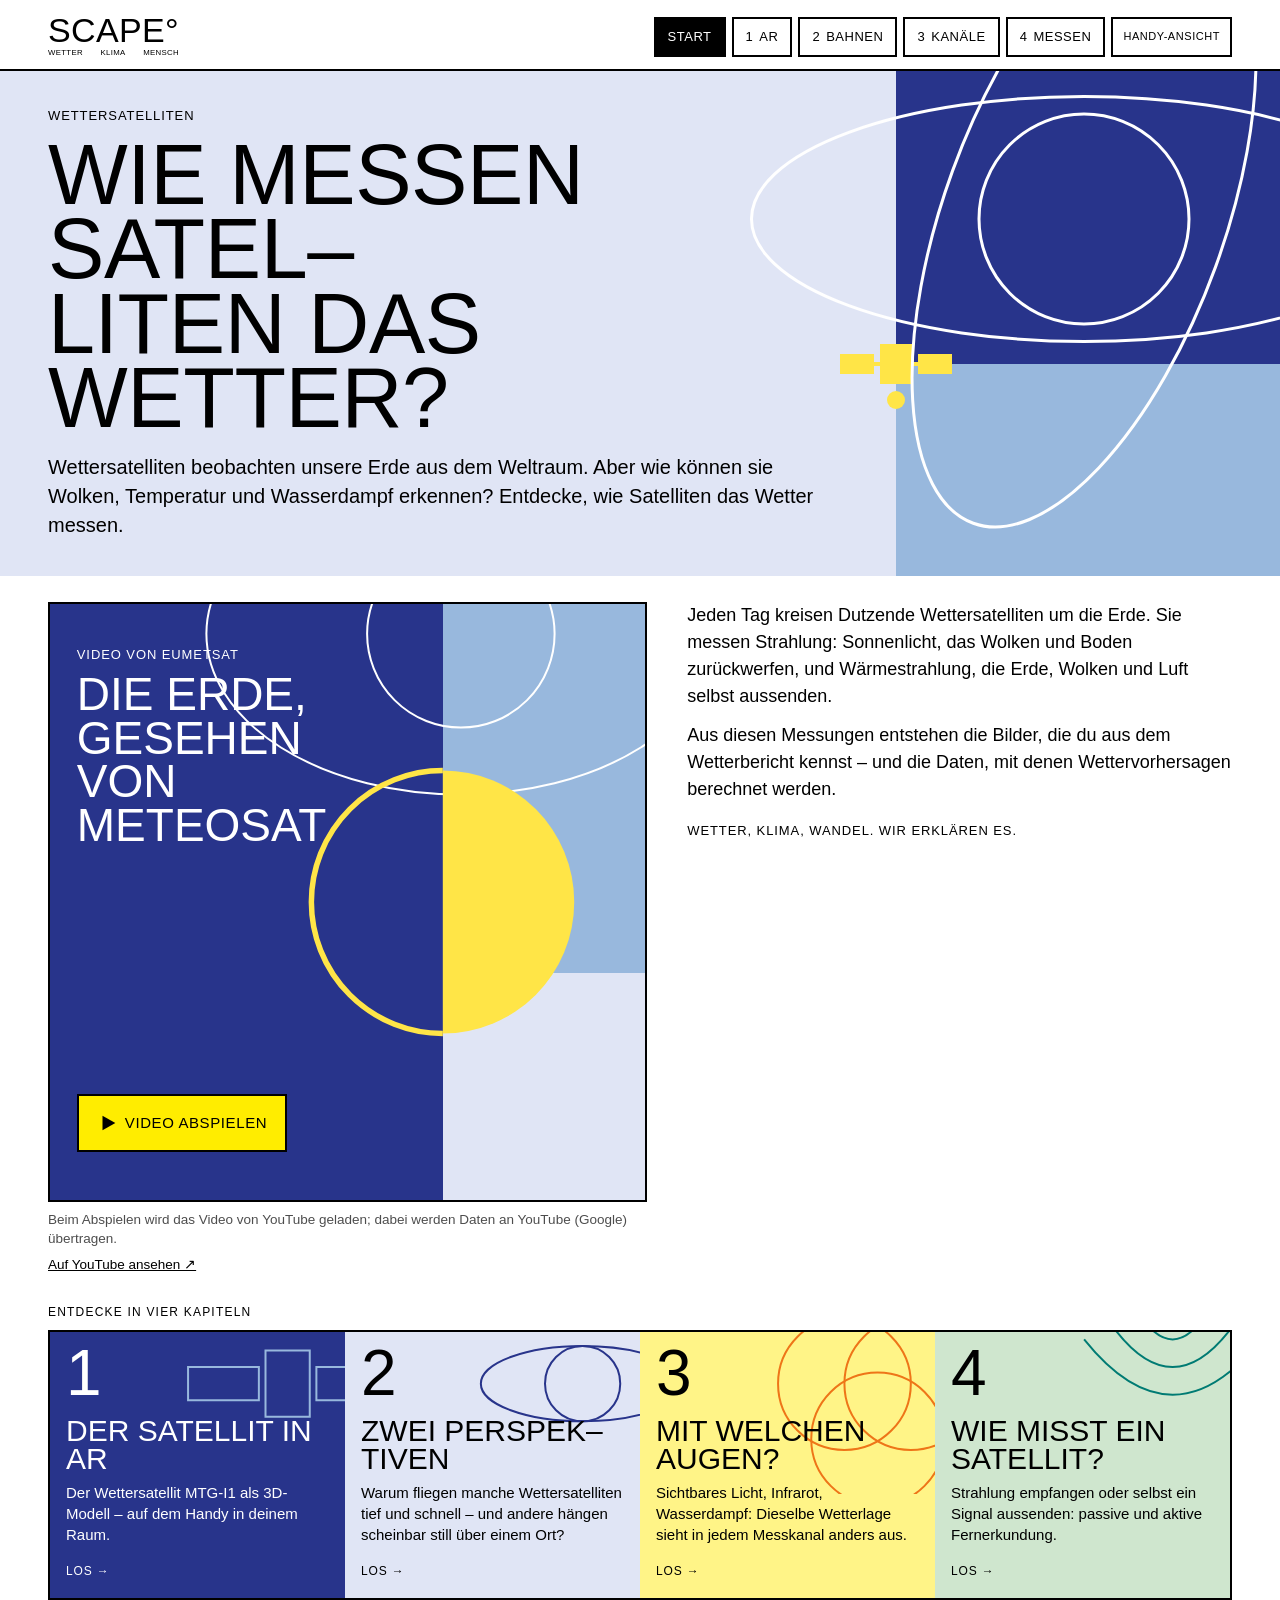
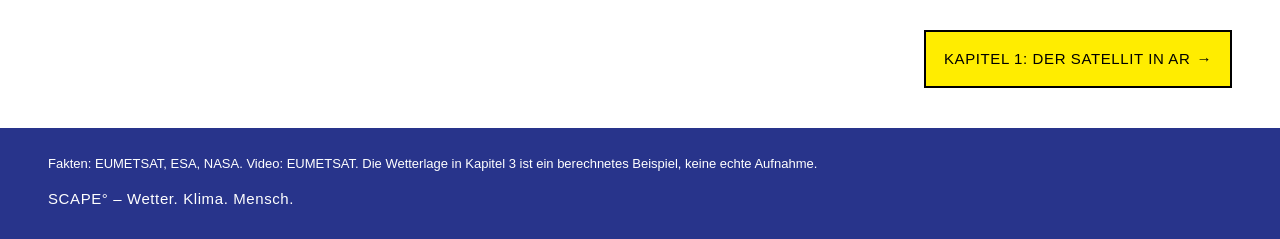
<file: index.html>
<!DOCTYPE html>
<html lang="de">
<head>
<meta charset="UTF-8">
<meta name="viewport" content="width=device-width, initial-scale=1, viewport-fit=cover">
<title>Wie messen Satelliten das Wetter?</title>
<meta name="description" content="">
<!-- Start page. Structure only. Design: theme/ · texts: content/ · layout: css/ · behaviour: js/ -->
<script src="js/view.js?v=202611232202" data-app="wettersatelliten"></script>
<link rel="stylesheet" href="theme/theme.css?v=202611232202">
<link rel="stylesheet" href="css/kit.css?v=202611232202">
<link rel="stylesheet" href="css/app.css?v=202611232202">
</head>
<body>

<header class="top">
  <a class="logo" href="index.html" data-brand="logo"></a>
  <div class="top-right">
    <nav class="nav" data-t-aria="chapters.aria">
      <a href="index.html" aria-current="page"><span data-t="chapters.start"></span></a>
      <a href="satellit.html"><span class="num">1</span><span data-t="chapters.ar"></span></a>
      <a href="bahnen.html"><span class="num">2</span><span data-t="chapters.bahnen"></span></a>
      <a href="kanaele.html"><span class="num">3</span><span data-t="chapters.kanaele"></span></a>
      <a href="messen.html"><span class="num">4</span><span data-t="chapters.messen"></span></a>
    </nav>
    <button type="button" class="view-toggle"></button>
  </div>
</header>

<div class="poster start">
  <div class="f f1"></div><div class="f f2"></div><div class="f f3"></div>
  <svg class="l2" viewBox="0 0 120 120" aria-hidden="true">
    <rect x="44" y="40" width="32" height="40" fill="currentColor"/>
    <rect x="4" y="50" width="34" height="20" fill="currentColor"/>
    <rect x="82" y="50" width="34" height="20" fill="currentColor"/>
    <rect x="38" y="58" width="6" height="4" fill="currentColor"/><rect x="76" y="58" width="6" height="4" fill="currentColor"/>
    <circle cx="60" cy="96" r="9" fill="currentColor"/>
  </svg>
  <svg class="l3" viewBox="0 0 400 400" aria-hidden="true"><circle cx="200" cy="200" r="60"/><ellipse cx="200" cy="200" rx="190" ry="70"/><ellipse cx="200" cy="200" rx="80" ry="185" transform="rotate(20 200 200)"/></svg>
  <div class="poster-text">
    <p class="kicker" data-t="start.poster.kicker"></p>
    <h1 class="headline" data-t-html="start.poster.headline"></h1>
    <p class="lead" data-t="start.poster.lead"></p>
  </div>
</div>

<main class="page">
  <div class="intro-block">
    <div>
      <div class="video" id="video">
        <div class="video-cover">
          <div class="vf vf1"></div><div class="vf vf2"></div><div class="vf vf3"></div>
          <svg class="ring" viewBox="0 0 400 400" aria-hidden="true"><ellipse cx="200" cy="200" rx="190" ry="120"/><circle cx="200" cy="200" r="70"/></svg>
          <svg class="earth" viewBox="0 0 100 100" aria-hidden="true"><path d="M50 2 A48 48 0 0 1 50 98 Z" fill="currentColor"/><path d="M50 2 A48 48 0 0 0 50 98" fill="none" stroke="currentColor" stroke-width="2"/></svg>
          <div class="cover-text">
            <p class="kicker" data-t="start.video.kicker"></p>
            <p class="cover-title" data-t="start.video.title"></p>
          </div>
          <button type="button" class="btn primary big play" id="video-play" data-t-aria="start.video.playAria">
            <svg viewBox="0 0 24 24" aria-hidden="true"><path d="M6 4l14 8-14 8V4z" fill="currentColor"/></svg>
            <span data-t="start.video.play"></span>
          </button>
        </div>
        <p class="video-status" id="video-status" hidden aria-live="polite"></p>
      </div>
      <div class="video-meta">
        <span class="muted" data-t="start.video.privacy"></span>
        <a id="video-link" target="_blank" rel="noopener" data-t="start.video.link"></a>
      </div>
    </div>
    <div class="intro-text">
      <p data-t="start.intro.0"></p>
      <p data-t="start.intro.1"></p>
      <p class="claim" data-t="start.claim"></p>
    </div>
  </div>

  <h2 class="section-label" data-t="start.chaptersTitle"></h2>
  <nav class="chapters" data-t-aria="chapters.aria">
    <a class="chapter-card c4" href="satellit.html">
      <svg viewBox="0 0 200 200" aria-hidden="true"><rect x="80" y="70" width="40" height="60"/><rect x="10" y="85" width="64" height="30"/><rect x="126" y="85" width="64" height="30"/></svg>
      <span class="num">1</span>
      <span><h3 data-t-html="start.cards.0.title"></h3><p data-t="start.cards.0.text"></p></span>
      <span class="go" data-t="start.go"></span>
    </a>
    <a class="chapter-card c1" href="bahnen.html">
      <svg viewBox="0 0 200 200" aria-hidden="true"><circle cx="100" cy="100" r="34"/><ellipse cx="100" cy="100" rx="92" ry="34"/></svg>
      <span class="num">2</span>
      <span><h3 data-t-html="start.cards.1.title"></h3><p data-t="start.cards.1.text"></p></span>
      <span class="go" data-t="start.go"></span>
    </a>
    <a class="chapter-card c2" href="kanaele.html">
      <svg viewBox="0 0 200 200" aria-hidden="true"><circle cx="70" cy="100" r="60"/><circle cx="130" cy="100" r="60"/><circle cx="100" cy="150" r="60"/></svg>
      <span class="num">3</span>
      <span><h3 data-t-html="start.cards.2.title"></h3><p data-t="start.cards.2.text"></p></span>
      <span class="go" data-t="start.go"></span>
    </a>
    <a class="chapter-card c3" href="messen.html">
      <svg viewBox="0 0 200 200" aria-hidden="true"><path d="M20 60 Q100 160 180 60"/><path d="M40 40 Q100 130 160 40"/><path d="M60 20 Q100 100 140 20"/></svg>
      <span class="num">4</span>
      <span><h3 data-t-html="start.cards.3.title"></h3><p data-t="start.cards.3.text"></p></span>
      <span class="go" data-t="start.go"></span>
    </a>
  </nav>

  <div class="next-part">
    <a class="btn big primary" href="satellit.html"><span data-t="chapters.toAr"></span> <span aria-hidden="true">→</span></a>
  </div>
</main>

<footer class="foot">
  <p class="sources" data-t="start.sources"></p>
  <p class="brand-line" data-brand="line"></p>
</footer>

<script src="theme/theme.js?v=202611232202"></script>
<script src="content/texts.de.js?v=202611232202"></script>
<script src="content/start.de.js?v=202611232202"></script>
<script src="js/texts.js?v=202611232202"></script>
<script src="js/brand.js?v=202611232202"></script>
<script src="js/kit.js?v=202611232202"></script>
<script src="js/video.js?v=202611232202"></script>
</body>
</html>
</file>
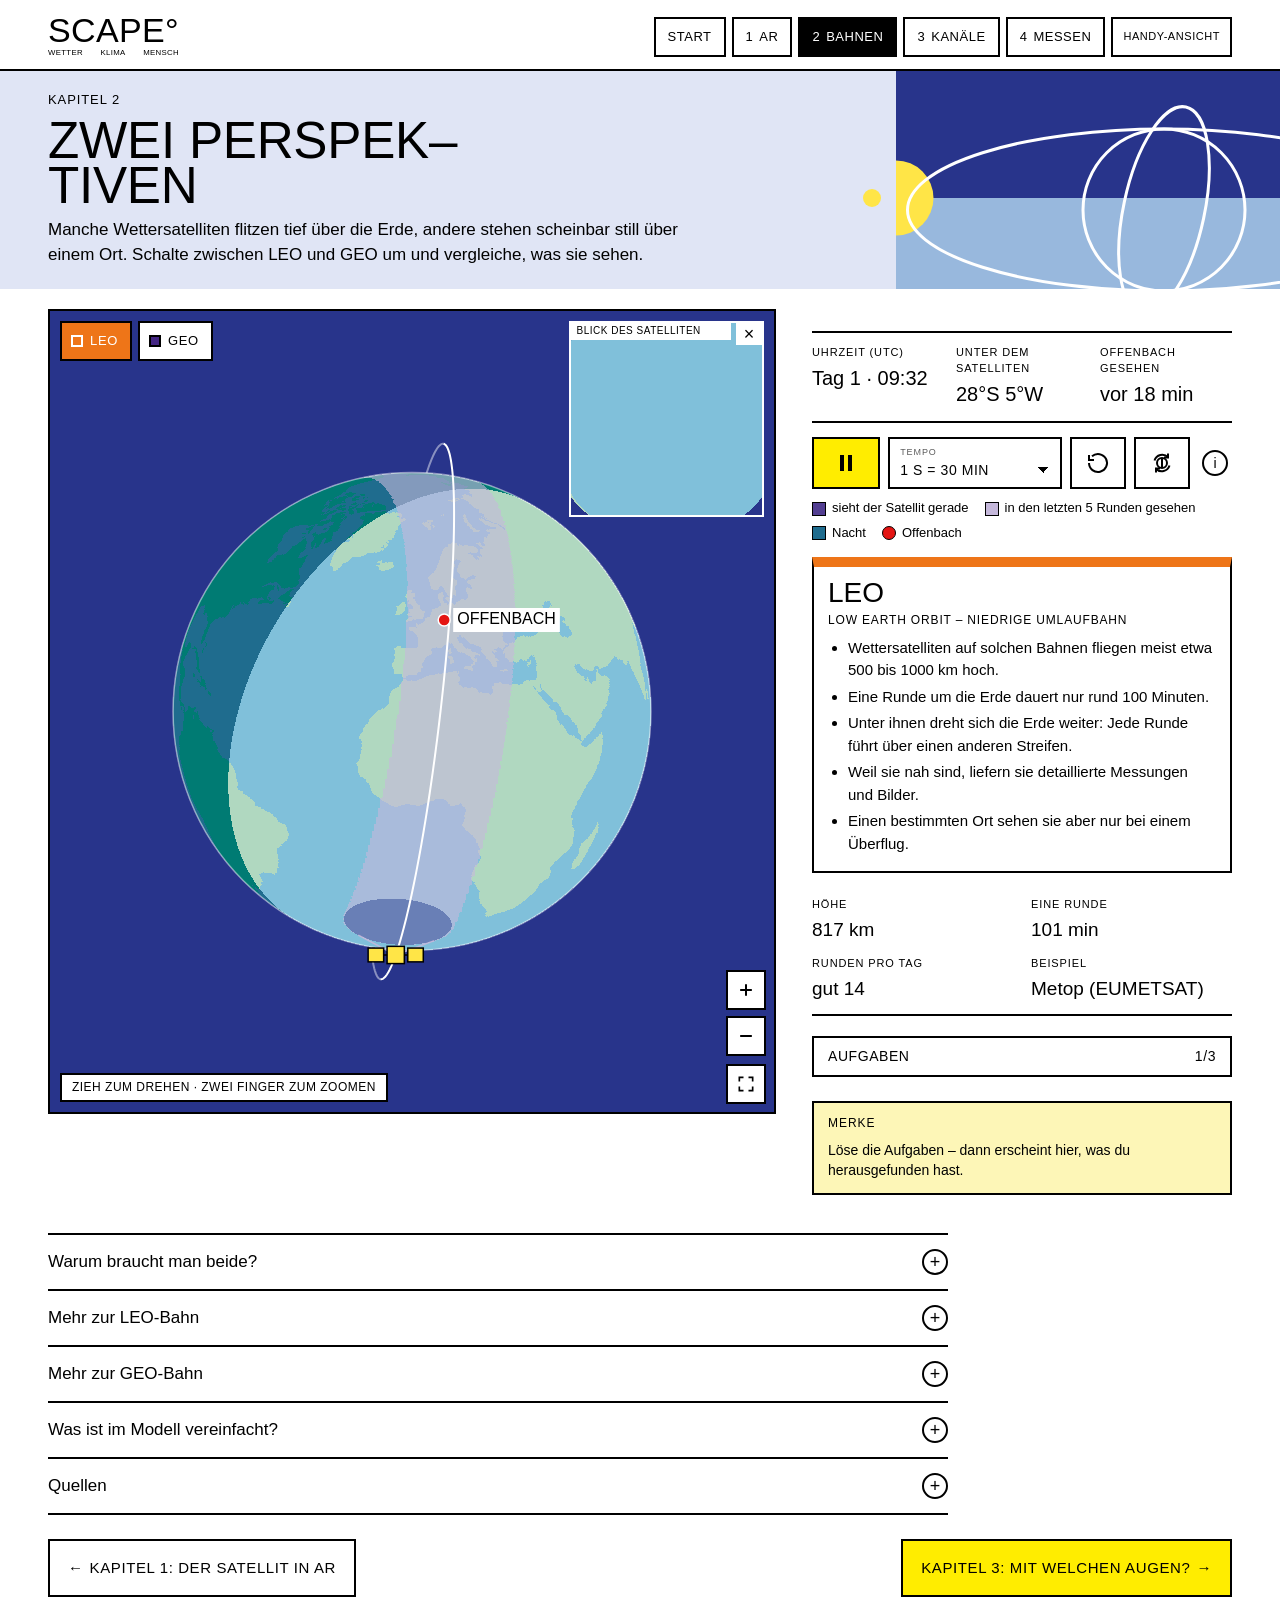
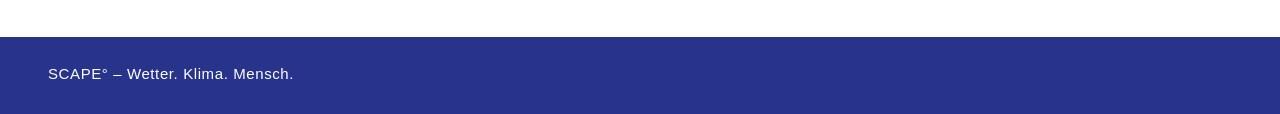
<file: bahnen.html>
<!DOCTYPE html>
<html lang="de">
<head>
<meta charset="UTF-8">
<meta name="viewport" content="width=device-width, initial-scale=1, viewport-fit=cover">
<title>Zwei Perspektiven – LEO und GEO</title>
<meta name="description" content="">
<!-- Chapter 1. Structure only. Design: theme/ · texts: content/ · layout: css/ · behaviour: js/ -->
<script src="js/view.js?v=202611232202" data-app="wettersatelliten"></script>
<link rel="stylesheet" href="theme/theme.css?v=202611232202">
<link rel="stylesheet" href="css/kit.css?v=202611232202">
<link rel="stylesheet" href="css/app.css?v=202611232202">
</head>
<body class="full-stage">

<header class="top">
  <a class="logo" href="index.html" data-brand="logo"></a>
  <div class="top-right">
    <nav class="nav" data-t-aria="chapters.aria">
      <a href="index.html"><span data-t="chapters.start"></span></a>
      <a href="satellit.html"><span class="num">1</span><span data-t="chapters.ar"></span></a>
      <a href="bahnen.html" aria-current="page"><span class="num">2</span><span data-t="chapters.bahnen"></span></a>
      <a href="kanaele.html"><span class="num">3</span><span data-t="chapters.kanaele"></span></a>
      <a href="messen.html"><span class="num">4</span><span data-t="chapters.messen"></span></a>
    </nav>
    <button type="button" class="view-toggle"></button>
  </div>
</header>

<div class="poster small">
  <div class="f f1"></div><div class="f f2"></div><div class="f f3"></div>
  <svg class="l2" viewBox="0 0 120 120" aria-hidden="true">
    <path d="M60 10 A50 50 0 0 1 60 110 Z" fill="currentColor"/>
    <circle cx="28" cy="60" r="12" fill="currentColor"/>
  </svg>
  <svg class="l3" viewBox="0 0 400 400" aria-hidden="true"><circle cx="200" cy="200" r="60"/><ellipse cx="200" cy="200" rx="190" ry="60"/><ellipse cx="200" cy="200" rx="30" ry="78" transform="rotate(12 200 200)"/></svg>
  <div class="poster-text">
    <p class="kicker" data-t="bahnen.poster.kicker"></p>
    <h1 class="headline" data-t-html="bahnen.poster.headline"></h1>
    <p class="lead" data-t="bahnen.poster.lead"></p>
  </div>
</div>

<main class="page">
  <div class="lab">
    <div class="lab-stage">
      <div class="stage-frame fill dark grab" id="stage-frame">
        <canvas class="layer" id="globe" role="img" data-t-aria="bahnen.stageAria"></canvas>
        <div class="chip-ctl" role="group" data-t-aria="bahnen.modeAria">
          <button type="button" class="chip-btn" id="mode-leo" data-mode="leo" aria-pressed="true"><i></i><span data-t="bahnen.modes.leo.chip"></span></button>
          <button type="button" class="chip-btn" id="mode-geo" data-mode="geo" aria-pressed="false"><i></i><span data-t="bahnen.modes.geo.chip"></span></button>
        </div>
        <div class="zoom-ctl">
          <button type="button" class="zoom-btn" id="zoom-in" data-t-aria="bahnen.controls.zoomInAria"><svg viewBox="0 0 24 24" aria-hidden="true"><path d="M12 5v14M5 12h14"/></svg></button>
          <button type="button" class="zoom-btn" id="zoom-out" data-t-aria="bahnen.controls.zoomOutAria"><svg viewBox="0 0 24 24" aria-hidden="true"><path d="M5 12h14"/></svg></button>
        </div>
        <div class="inset" id="inset"><canvas id="inset-canvas" aria-hidden="true"></canvas><span class="inset-label" data-t="bahnen.insetLabel"></span><button type="button" class="inset-close" id="inset-close" data-t-aria="bahnen.insetClose">&times;</button></div>
        <button type="button" class="inset-open" id="inset-open" hidden data-t="bahnen.insetOpen"></button>
      </div>
    </div>

    <div class="lab-post">
      <div class="readout-grid cols" aria-live="polite">
        <div><span data-t="bahnen.readout.time"></span><b id="ro-time"></b></div>
        <div><span data-t="bahnen.readout.below"></span><b id="ro-below"></b></div>
        <div><span data-t="bahnen.readout.place"></span><b id="ro-place"></b></div>
      </div>

      <div class="ctl-row">
        <button type="button" class="btn icon primary" id="sim-play" data-t-aria="bahnen.controls.pauseAria">
          <svg id="play-icon" viewBox="0 0 24 24" aria-hidden="true"></svg>
        </button>
        <label class="select-field">
          <span class="select-label" data-t="bahnen.controls.speed"></span>
          <select id="speed-select">
            <option value="300" data-t="bahnen.controls.speeds.0"></option>
            <option value="1800" data-t="bahnen.controls.speeds.1" selected></option>
            <option value="3600" data-t="bahnen.controls.speeds.2"></option>
          </select>
        </label>
        <button type="button" class="btn icon" id="sim-reset" data-t-aria="bahnen.controls.resetAria">
          <svg viewBox="0 0 24 24" fill="none" stroke="currentColor" stroke-width="2" aria-hidden="true"><path d="M3 12a9 9 0 1 0 3-6.7M3 4v5h5"/></svg>
        </button>
        <button type="button" class="btn icon" id="sim-follow" aria-pressed="false" data-t-aria="bahnen.controls.followAria">
          <svg viewBox="0 0 24 24" fill="none" stroke="currentColor" stroke-width="2" aria-hidden="true"><circle cx="12" cy="12" r="5"/><path d="M12 7v10"/><path d="M4.5 9.5A8 8 0 0 1 18 6.3"/><path d="M18 2.5v4h-4"/><path d="M19.5 14.5A8 8 0 0 1 6 17.7"/><path d="M6 21.5v-4h4"/></svg>
        </button>
        <button type="button" class="info" aria-controls="controls-help" data-t-aria="bahnen.controls.infoAria"></button>
      </div>
      <div class="info-note" id="controls-help" hidden data-t-html="bahnen.controls.note"></div>

      <ul class="key" aria-hidden="true">
        <li><i class="sw now"></i><span data-t="bahnen.key.now"></span></li>
        <li><i class="sw earlier"></i><span data-t="bahnen.key.earlier"></span></li>
        <li><i class="sw night"></i><span data-t="bahnen.key.night"></span></li>
        <li><i class="sw place"></i><span data-t="bahnen.key.place"></span></li>
      </ul>

      <div class="mode-card" id="mode-card">
        <h2 id="mode-title"></h2>
        <p class="sub" id="mode-sub"></p>
        <ul id="mode-bullets"></ul>
      </div>
      <div class="facts-2" id="mode-facts"></div>

      <button type="button" class="btn tasks-open" id="tasks-open" aria-haspopup="dialog" aria-controls="tasks-dialog">
        <span data-t="tasksDialog.open"></span> <span class="quiz-progress" id="tasks-progress"></span>
      </button>
      <div class="merke locked" data-for="orbit-tasks">
        <h3 data-t="bahnen.merke.title"></h3>
        <p data-t="bahnen.merke.text"></p>
        <span class="locked-note"></span>
      </div>
    </div>
  </div>

  <dialog class="quiz-dialog" id="tasks-dialog" aria-labelledby="tasks-title">
    <div class="quiz-head">
      <h2 id="tasks-title" data-t="tasksDialog.title"></h2>
      <button type="button" class="quiz-close" id="tasks-close" data-t-aria="tasksDialog.closeAria">&times;</button>
    </div>
    <p class="quiz-intro" data-t="tasksDialog.intro"></p>
    <div id="orbit-tasks">
      <ol class="quiz-list">
        <li class="quiz-item" data-task="geo"><p class="quiz-q" data-t="bahnen.tasks.geo"></p><p class="quiz-feedback" data-t="bahnen.tasks.doneGeo"></p></li>
        <li class="quiz-item" data-task="pass"><p class="quiz-q" data-t="bahnen.tasks.pass"></p><p class="quiz-feedback" data-t="bahnen.tasks.donePass"></p></li>
        <li class="quiz-item" data-task="day"><p class="quiz-q" data-t="bahnen.tasks.day"></p><p class="quiz-feedback" data-t="bahnen.tasks.doneDay"></p></li>
      </ol>
    </div>
  </dialog>

  <div class="topics">
    <details class="topic"><summary data-t="bahnen.topics.why.title"></summary><div class="topic-body" data-t-html="bahnen.topics.why.body"></div></details>
    <details class="topic"><summary data-t="bahnen.topics.leo.title"></summary><div class="topic-body" data-t-html="bahnen.topics.leo.body"></div></details>
    <details class="topic"><summary data-t="bahnen.topics.geo.title"></summary><div class="topic-body" data-t-html="bahnen.topics.geo.body"></div></details>
    <details class="topic"><summary data-t="bahnen.topics.simple.title"></summary><div class="topic-body" data-t-html="bahnen.topics.simple.body"></div></details>
    <details class="topic"><summary data-t="bahnen.topics.sources.title"></summary><div class="topic-body" data-t-html="bahnen.topics.sources.body"></div></details>
  </div>

  <div class="next-part split">
    <a class="btn big" href="satellit.html"><span aria-hidden="true">←</span> <span data-t="chapters.toAr"></span></a>
    <a class="btn big primary" href="kanaele.html"><span data-t="chapters.toKanaele"></span> <span aria-hidden="true">→</span></a>
  </div>
</main>

<footer class="foot">
  <p class="brand-line" data-brand="line"></p>
</footer>

<script src="theme/theme.js?v=202611232202"></script>
<script src="content/texts.de.js?v=202611232202"></script>
<script src="content/bahnen.de.js?v=202611232202"></script>
<script src="js/texts.js?v=202611232202"></script>
<script src="js/brand.js?v=202611232202"></script>
<script src="js/kit.js?v=202611232202"></script>
<script src="js/tasks-dialog.js?v=202611232202"></script>
<script src="data/land.js?v=202611232202"></script>
<script src="js/geo.js?v=202611232202"></script>
<script src="js/bahnen.js?v=202611232202"></script>
</body>
</html>
</file>
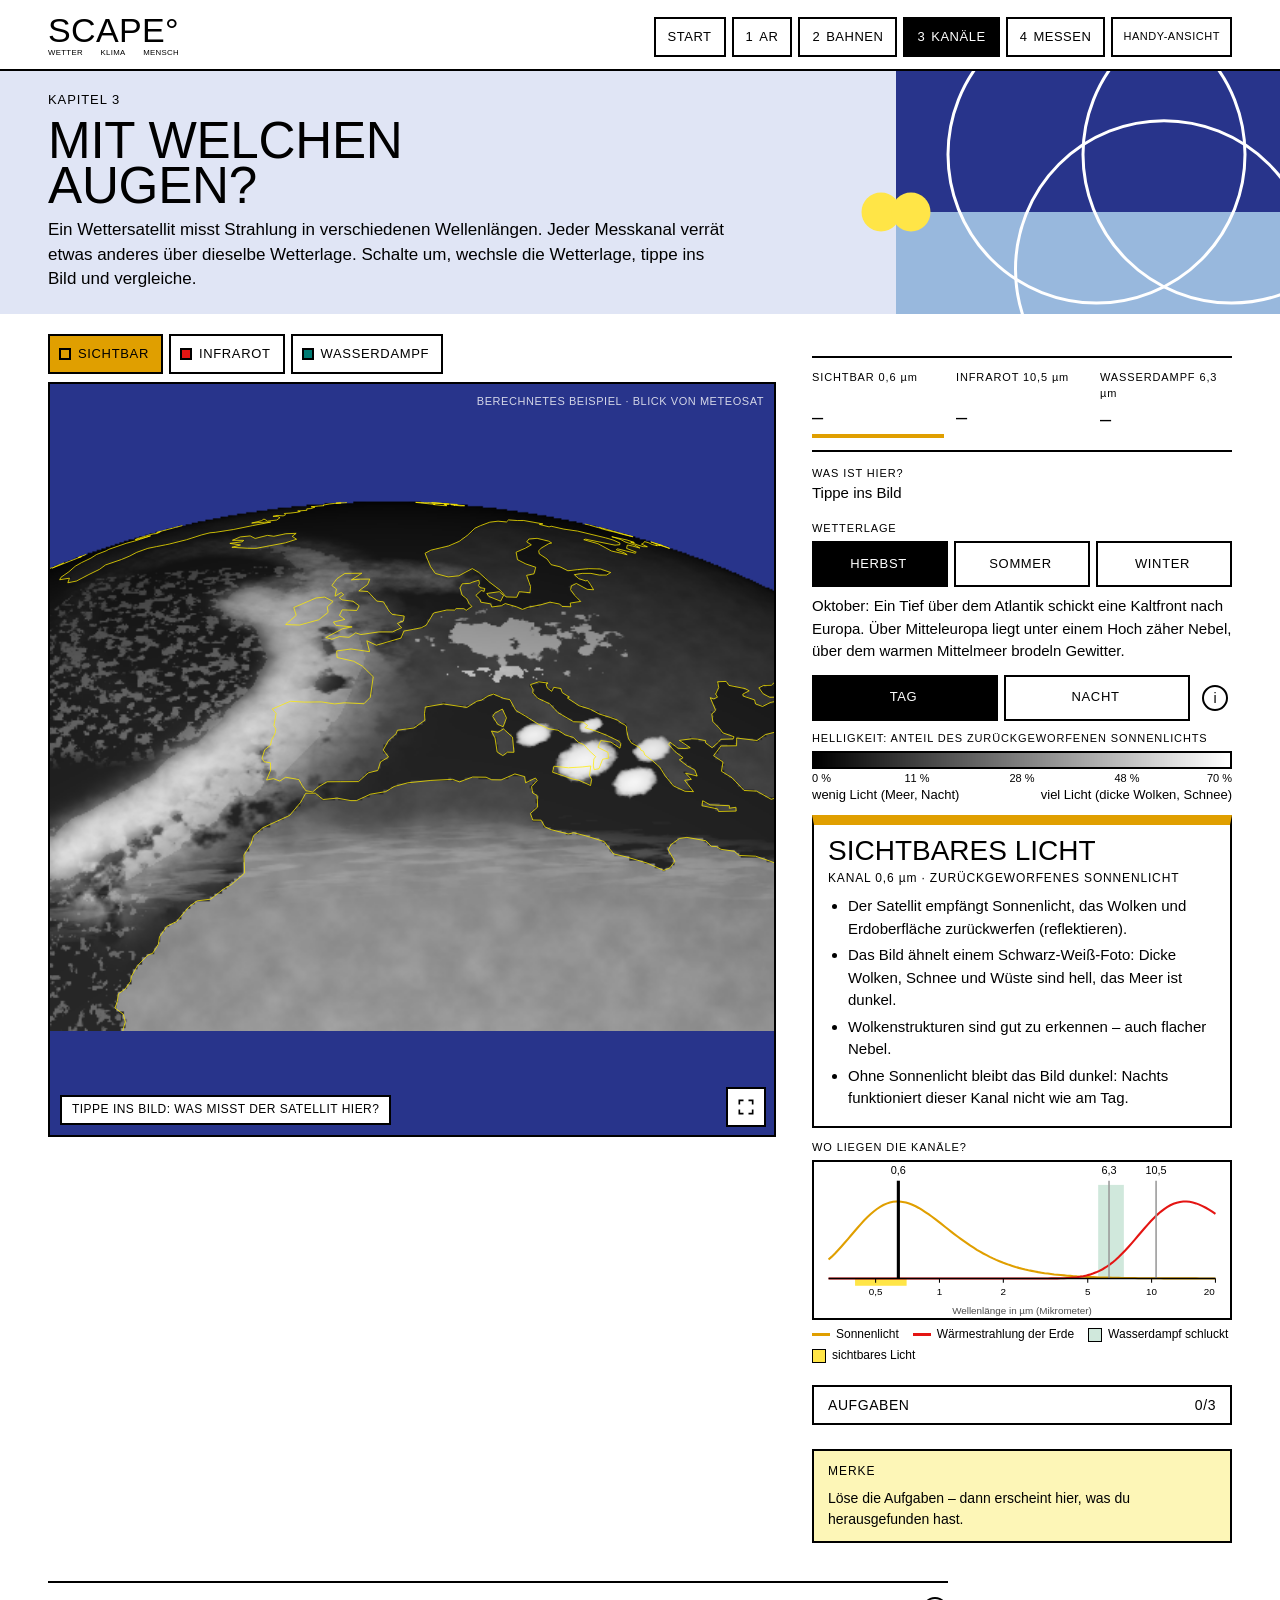
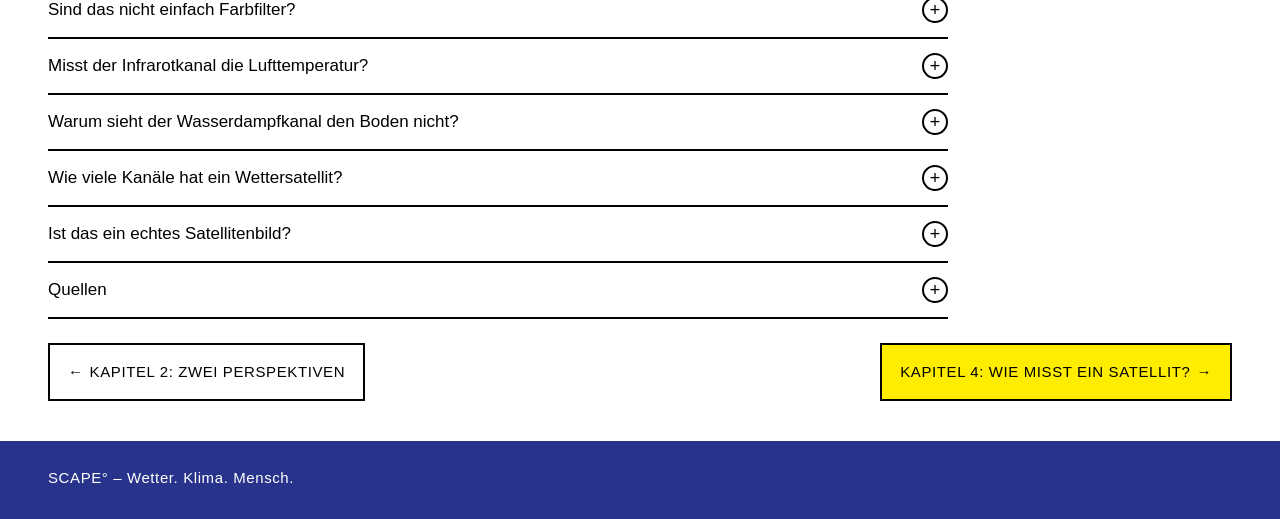
<file: kanaele.html>
<!DOCTYPE html>
<html lang="de">
<head>
<meta charset="UTF-8">
<meta name="viewport" content="width=device-width, initial-scale=1, viewport-fit=cover">
<title>Mit welchen Augen sieht ein Satellit das Wetter?</title>
<meta name="description" content="">
<!-- Chapter 2. Structure only. Design: theme/ · texts: content/ · layout: css/ · behaviour: js/ -->
<script src="js/view.js?v=202611232202" data-app="wettersatelliten"></script>
<link rel="stylesheet" href="theme/theme.css?v=202611232202">
<link rel="stylesheet" href="css/kit.css?v=202611232202">
<link rel="stylesheet" href="css/app.css?v=202611232202">
</head>
<body class="full-stage">

<header class="top">
  <a class="logo" href="index.html" data-brand="logo"></a>
  <div class="top-right">
    <nav class="nav" data-t-aria="chapters.aria">
      <a href="index.html"><span data-t="chapters.start"></span></a>
      <a href="satellit.html"><span class="num">1</span><span data-t="chapters.ar"></span></a>
      <a href="bahnen.html"><span class="num">2</span><span data-t="chapters.bahnen"></span></a>
      <a href="kanaele.html" aria-current="page"><span class="num">3</span><span data-t="chapters.kanaele"></span></a>
      <a href="messen.html"><span class="num">4</span><span data-t="chapters.messen"></span></a>
    </nav>
    <button type="button" class="view-toggle"></button>
  </div>
</header>

<div class="poster small">
  <div class="f f1"></div><div class="f f2"></div><div class="f f3"></div>
  <svg class="l2" viewBox="0 0 120 120" aria-hidden="true">
    <circle cx="40" cy="60" r="26" fill="currentColor"/><circle cx="80" cy="60" r="26" fill="currentColor"/>
  </svg>
  <svg class="l3" viewBox="0 0 400 400" aria-hidden="true"><circle cx="150" cy="170" r="110"/><circle cx="250" cy="170" r="110"/><circle cx="200" cy="255" r="110"/></svg>
  <div class="poster-text">
    <p class="kicker" data-t="kanaele.poster.kicker"></p>
    <h1 class="headline" data-t-html="kanaele.poster.headline"></h1>
    <p class="lead" data-t="kanaele.poster.lead"></p>
  </div>
</div>

<main class="page">
  <div class="lab">
    <div class="lab-stage">
      <div class="chip-ctl outside" role="group" data-t-aria="kanaele.channelAria">
        <button type="button" class="chip-btn" data-ch="vis" aria-pressed="true"><i></i><span data-t="kanaele.channels.vis.chip"></span></button>
        <button type="button" class="chip-btn" data-ch="ir" aria-pressed="false"><i></i><span data-t="kanaele.channels.ir.chip"></span></button>
        <button type="button" class="chip-btn" data-ch="wv" aria-pressed="false"><i></i><span data-t="kanaele.channels.wv.chip"></span></button>
      </div>
      <div class="stage-frame fill wide dark" id="stage-frame">
        <canvas class="layer" id="image" role="img" data-t-aria="kanaele.stageAria"></canvas>
        <p class="busy" id="busy" hidden data-t="kanaele.computing"></p>
        <p class="stage-note stage-note-top" data-t="kanaele.stageNote"></p>
      </div>
    </div>

    <div class="lab-post">
      <p class="model-note muted" data-t="kanaele.stageNote"></p>
      <div class="readout-grid cols probe-grid" aria-live="polite">
        <div data-ch="vis"><span data-t-html="kanaele.readout.vis"></span><b id="ro-vis">–</b></div>
        <div data-ch="ir"><span data-t-html="kanaele.readout.ir"></span><b id="ro-ir">–</b></div>
        <div data-ch="wv"><span data-t-html="kanaele.readout.wv"></span><b id="ro-wv">–</b></div>
      </div>
      <p class="readout here"><span data-t="kanaele.readout.here"></span> <span id="ro-what" data-t="kanaele.readout.none"></span></p>

      <p class="legend-title" data-t="kanaele.sceneTitle"></p>
      <div class="seg scene-seg" role="group" data-t-aria="kanaele.sceneAria">
        <button type="button" class="chip-btn" data-scene="herbst" aria-pressed="true"><span data-t="kanaele.scenes.herbst.label"></span></button>
        <button type="button" class="chip-btn" data-scene="sommer" aria-pressed="false"><span data-t="kanaele.scenes.sommer.label"></span></button>
        <button type="button" class="chip-btn" data-scene="winter" aria-pressed="false"><span data-t="kanaele.scenes.winter.label"></span></button>
      </div>
      <p class="scene-text" id="scene-text"></p>

      <div class="ctl-row">
        <div class="seg time-seg" role="group" data-t-aria="kanaele.controls.timeAria">
          <button type="button" class="chip-btn" data-time="day" aria-pressed="true"><span data-t="kanaele.controls.day"></span></button>
          <button type="button" class="chip-btn" data-time="night" aria-pressed="false"><span data-t="kanaele.controls.night"></span></button>
        </div>
        <button type="button" class="info" aria-controls="controls-help" data-t-aria="kanaele.controls.infoAria"></button>
      </div>
      <div class="info-note" id="controls-help" hidden data-t-html="kanaele.controls.note"></div>

      <div class="legend" id="legend">
        <p class="legend-title" id="legend-title"></p>
        <canvas id="legend-bar"></canvas>
        <div class="legend-ticks" id="legend-ticks"></div>
        <div class="legend-ends"><span id="legend-low"></span><span id="legend-high"></span></div>
      </div>

      <div class="mode-card" id="mode-card">
        <h2 id="mode-title"></h2>
        <p class="sub" id="mode-sub"></p>
        <ul id="mode-bullets"></ul>
      </div>

      <figure class="spectrum">
        <figcaption class="legend-title" data-t="kanaele.spectrum.title"></figcaption>
        <svg id="spectrum" viewBox="0 0 400 150" role="img" data-t-aria="kanaele.spectrum.aria"></svg>
        <ul class="key spectrum-key" aria-hidden="true">
          <li><i class="ln sun"></i><span data-t="kanaele.spectrum.sun"></span></li>
          <li><i class="ln earth"></i><span data-t="kanaele.spectrum.earth"></span></li>
          <li><i class="sw absorb"></i><span data-t="kanaele.spectrum.absorb"></span></li>
          <li><i class="sw visible"></i><span data-t="kanaele.spectrum.visible"></span></li>
        </ul>
      </figure>

      <button type="button" class="btn tasks-open" id="tasks-open" aria-haspopup="dialog" aria-controls="tasks-dialog">
        <span data-t="tasksDialog.open"></span> <span class="quiz-progress" id="tasks-progress"></span>
      </button>
      <div class="merke locked" data-for="channel-tasks">
        <h3 data-t="kanaele.merke.title"></h3>
        <p data-t="kanaele.merke.text"></p>
        <span class="locked-note"></span>
      </div>
    </div>
  </div>

  <dialog class="quiz-dialog" id="tasks-dialog" aria-labelledby="tasks-title">
    <div class="quiz-head">
      <h2 id="tasks-title" data-t="tasksDialog.title"></h2>
      <button type="button" class="quiz-close" id="tasks-close" data-t-aria="tasksDialog.closeAria">&times;</button>
    </div>
    <p class="quiz-intro" data-t="tasksDialog.intro"></p>
    <div id="channel-tasks">
      <ol class="quiz-list">
        <li class="quiz-item" data-task="night"><p class="quiz-q" data-t="kanaele.tasks.night"></p><p class="quiz-feedback" data-t="kanaele.tasks.doneNight"></p></li>
        <li class="quiz-item" data-task="fog"><p class="quiz-q" data-t="kanaele.tasks.fog"></p><p class="quiz-feedback" data-t="kanaele.tasks.doneFog"></p></li>
        <li class="quiz-item" data-task="snow"><p class="quiz-q" data-t="kanaele.tasks.snow"></p><p class="quiz-feedback" data-t="kanaele.tasks.doneSnow"></p></li>
      </ol>
    </div>
  </dialog>

  <div class="topics">
    <details class="topic"><summary data-t="kanaele.topics.filters.title"></summary><div class="topic-body" data-t-html="kanaele.topics.filters.body"></div></details>
    <details class="topic"><summary data-t="kanaele.topics.ir.title"></summary><div class="topic-body" data-t-html="kanaele.topics.ir.body"></div></details>
    <details class="topic"><summary data-t="kanaele.topics.wv.title"></summary><div class="topic-body" data-t-html="kanaele.topics.wv.body"></div></details>
    <details class="topic"><summary data-t="kanaele.topics.more.title"></summary><div class="topic-body" data-t-html="kanaele.topics.more.body"></div></details>
    <details class="topic"><summary data-t="kanaele.topics.model.title"></summary><div class="topic-body" data-t-html="kanaele.topics.model.body"></div></details>
    <details class="topic"><summary data-t="kanaele.topics.sources.title"></summary><div class="topic-body" data-t-html="kanaele.topics.sources.body"></div></details>
  </div>

  <div class="next-part split">
    <a class="btn big" href="bahnen.html"><span aria-hidden="true">←</span> <span data-t="chapters.toBahnen"></span></a>
    <a class="btn big primary" href="messen.html"><span data-t="chapters.toMessen"></span> <span aria-hidden="true">→</span></a>
  </div>
</main>

<footer class="foot">
  <p class="brand-line" data-brand="line"></p>
</footer>

<script src="theme/theme.js?v=202611232202"></script>
<script src="content/texts.de.js?v=202611232202"></script>
<script src="content/kanaele.de.js?v=202611232202"></script>
<script src="js/texts.js?v=202611232202"></script>
<script src="js/brand.js?v=202611232202"></script>
<script src="js/kit.js?v=202611232202"></script>
<script src="js/tasks-dialog.js?v=202611232202"></script>
<script src="data/land.js?v=202611232202"></script>
<script src="js/geo.js?v=202611232202"></script>
<script src="js/kanaele.js?v=202611232202"></script>
</body>
</html>
</file>
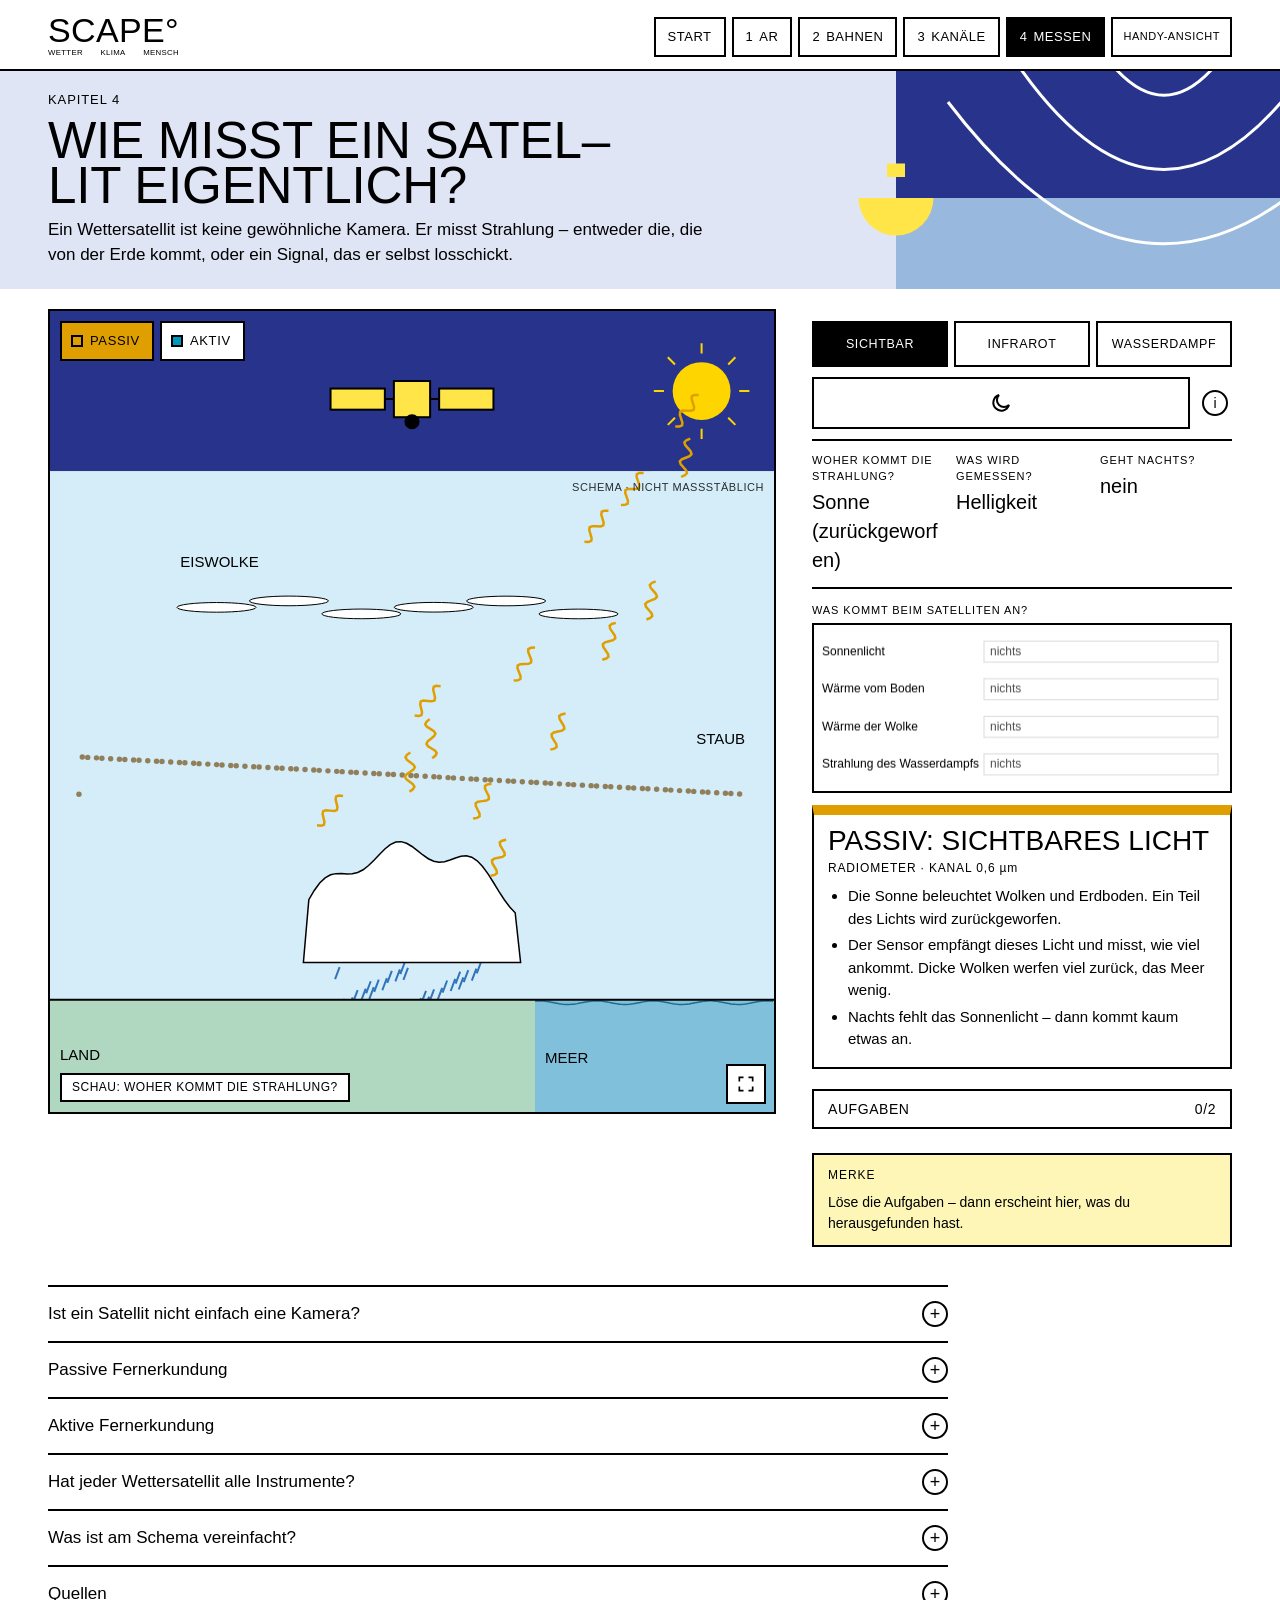
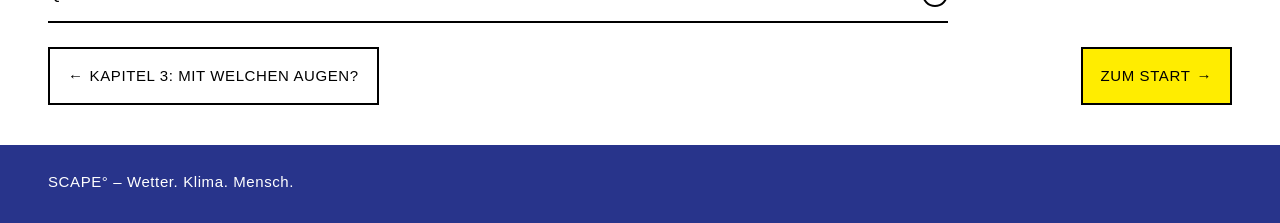
<file: messen.html>
<!DOCTYPE html>
<html lang="de">
<head>
<meta charset="UTF-8">
<meta name="viewport" content="width=device-width, initial-scale=1, viewport-fit=cover">
<title>Wie misst ein Satellit eigentlich?</title>
<meta name="description" content="">
<!-- Chapter 3. Structure only. Design: theme/ · texts: content/ · layout: css/ · behaviour: js/ -->
<script src="js/view.js?v=202611232202" data-app="wettersatelliten"></script>
<link rel="stylesheet" href="theme/theme.css?v=202611232202">
<link rel="stylesheet" href="css/kit.css?v=202611232202">
<link rel="stylesheet" href="css/app.css?v=202611232202">
</head>
<body class="full-stage">

<header class="top">
  <a class="logo" href="index.html" data-brand="logo"></a>
  <div class="top-right">
    <nav class="nav" data-t-aria="chapters.aria">
      <a href="index.html"><span data-t="chapters.start"></span></a>
      <a href="satellit.html"><span class="num">1</span><span data-t="chapters.ar"></span></a>
      <a href="bahnen.html"><span class="num">2</span><span data-t="chapters.bahnen"></span></a>
      <a href="kanaele.html"><span class="num">3</span><span data-t="chapters.kanaele"></span></a>
      <a href="messen.html" aria-current="page"><span class="num">4</span><span data-t="chapters.messen"></span></a>
    </nav>
    <button type="button" class="view-toggle"></button>
  </div>
</header>

<div class="poster small">
  <div class="f f1"></div><div class="f f2"></div><div class="f f3"></div>
  <svg class="l2" viewBox="0 0 120 120" aria-hidden="true">
    <path d="M10 60 A50 50 0 0 0 110 60 Z" fill="currentColor"/>
    <rect x="48" y="14" width="24" height="18" fill="currentColor"/>
  </svg>
  <svg class="l3" viewBox="0 0 400 400" aria-hidden="true"><path d="M40 120 Q200 330 360 120"/><path d="M90 90 Q200 250 310 90"/><path d="M140 60 Q200 170 260 60"/></svg>
  <div class="poster-text">
    <p class="kicker" data-t="messen.poster.kicker"></p>
    <h1 class="headline" data-t-html="messen.poster.headline"></h1>
    <p class="lead" data-t="messen.poster.lead"></p>
  </div>
</div>

<main class="page">
  <div class="lab">
    <div class="lab-stage">
      <div class="stage-frame fill tall-mobile" id="stage-frame">
        <canvas class="layer" id="scene" role="img" data-t-aria="messen.stageAria"></canvas>
        <div class="chip-ctl" role="group" data-t-aria="messen.modeAria">
          <button type="button" class="chip-btn" data-mode="passive" aria-pressed="true"><i></i><span data-t="messen.modes.passive"></span></button>
          <button type="button" class="chip-btn" data-mode="active" aria-pressed="false"><i></i><span data-t="messen.modes.active"></span></button>
        </div>
        <p class="stage-note stage-note-right" data-t="messen.stageNote"></p>
      </div>
    </div>

    <div class="lab-post">
      <div class="seg inst-seg" role="group" data-t-aria="messen.instAria">
        <button type="button" class="chip-btn" data-inst="vis" data-for="passive"><span data-t="messen.inst.vis.chip"></span></button>
        <button type="button" class="chip-btn" data-inst="ir" data-for="passive"><span data-t="messen.inst.ir.chip"></span></button>
        <button type="button" class="chip-btn" data-inst="wv" data-for="passive"><span data-t="messen.inst.wv.chip"></span></button>
      </div>

      <div class="ctl-row">
        <button type="button" class="btn primary text" id="pulse-btn" hidden>
          <svg viewBox="0 0 24 24" fill="none" stroke="currentColor" stroke-width="2" aria-hidden="true"><path d="M12 3v10M7 9l5 5 5-5"/><path d="M5 18c2 2 12 2 14 0"/></svg>
          <span data-t="messen.controls.pulse"></span>
        </button>
        <label class="select-field range-field" id="sat-field" hidden>
          <span class="select-label" data-t="messen.controls.position"></span>
          <input type="range" id="sat-pos" min="8" max="92" step="1" value="50">
        </label>
        <button type="button" class="btn icon" id="night-btn" aria-pressed="false" data-t-aria="messen.controls.nightAria">
          <svg viewBox="0 0 24 24" fill="none" stroke="currentColor" stroke-width="2" aria-hidden="true"><path d="M20 14A8 8 0 1 1 10 4a6 6 0 0 0 10 10z"/></svg>
        </button>
        <button type="button" class="info" aria-controls="controls-help" data-t-aria="messen.controls.infoAria"></button>
      </div>
      <div class="info-note" id="controls-help" hidden data-t-html="messen.controls.note"></div>

      <div class="readout-grid cols" aria-live="polite">
        <div><span id="ro-l1"></span><b id="ro-1"></b></div>
        <div><span id="ro-l2"></span><b id="ro-2"></b></div>
        <div><span id="ro-l3"></span><b id="ro-3"></b></div>
      </div>

      <div class="chart-box">
        <p class="legend-title" id="chart-title"></p>
        <canvas id="chart"></canvas>
      </div>

      <div class="mode-card" id="mode-card">
        <h2 id="mode-title"></h2>
        <p class="sub" id="mode-sub"></p>
        <ul id="mode-bullets"></ul>
      </div>

      <button type="button" class="btn tasks-open" id="tasks-open" aria-haspopup="dialog" aria-controls="tasks-dialog">
        <span data-t="tasksDialog.open"></span> <span class="quiz-progress" id="tasks-progress"></span>
      </button>
      <div class="merke locked" data-for="measure-tasks">
        <h3 data-t="messen.merke.title"></h3>
        <p data-t="messen.merke.text"></p>
        <span class="locked-note"></span>
      </div>
    </div>
  </div>

  <dialog class="quiz-dialog" id="tasks-dialog" aria-labelledby="tasks-title">
    <div class="quiz-head">
      <h2 id="tasks-title" data-t="tasksDialog.title"></h2>
      <button type="button" class="quiz-close" id="tasks-close" data-t-aria="tasksDialog.closeAria">&times;</button>
    </div>
    <p class="quiz-intro" data-t="tasksDialog.intro"></p>
    <div id="measure-tasks">
      <ol class="quiz-list">
        <li class="quiz-item" data-task="night"><p class="quiz-q" data-t="messen.tasks.night"></p><p class="quiz-feedback" data-t="messen.tasks.doneNight"></p></li>
        <li class="quiz-item" data-task="pulse"><p class="quiz-q" data-t="messen.tasks.pulse"></p><p class="quiz-feedback" data-t="messen.tasks.donePulse"></p></li>
      </ol>
    </div>
  </dialog>

  <div class="topics">
    <details class="topic"><summary data-t="messen.topics.camera.title"></summary><div class="topic-body" data-t-html="messen.topics.camera.body"></div></details>
    <details class="topic"><summary data-t="messen.topics.passive.title"></summary><div class="topic-body" data-t-html="messen.topics.passive.body"></div></details>
    <details class="topic"><summary data-t="messen.topics.active.title"></summary><div class="topic-body" data-t-html="messen.topics.active.body"></div></details>
    <details class="topic"><summary data-t="messen.topics.which.title"></summary><div class="topic-body" data-t-html="messen.topics.which.body"></div></details>
    <details class="topic"><summary data-t="messen.topics.simple.title"></summary><div class="topic-body" data-t-html="messen.topics.simple.body"></div></details>
    <details class="topic"><summary data-t="messen.topics.sources.title"></summary><div class="topic-body" data-t-html="messen.topics.sources.body"></div></details>
  </div>

  <div class="next-part split">
    <a class="btn big" href="kanaele.html"><span aria-hidden="true">←</span> <span data-t="chapters.toKanaele"></span></a>
    <a class="btn big primary" href="index.html"><span data-t="chapters.toStart"></span> <span aria-hidden="true">→</span></a>
  </div>
</main>

<footer class="foot">
  <p class="brand-line" data-brand="line"></p>
</footer>

<script src="theme/theme.js?v=202611232202"></script>
<script src="content/texts.de.js?v=202611232202"></script>
<script src="content/messen.de.js?v=202611232202"></script>
<script src="js/texts.js?v=202611232202"></script>
<script src="js/brand.js?v=202611232202"></script>
<script src="js/kit.js?v=202611232202"></script>
<script src="js/tasks-dialog.js?v=202611232202"></script>
<script src="js/messen.js?v=202611232202"></script>
</body>
</html>
</file>
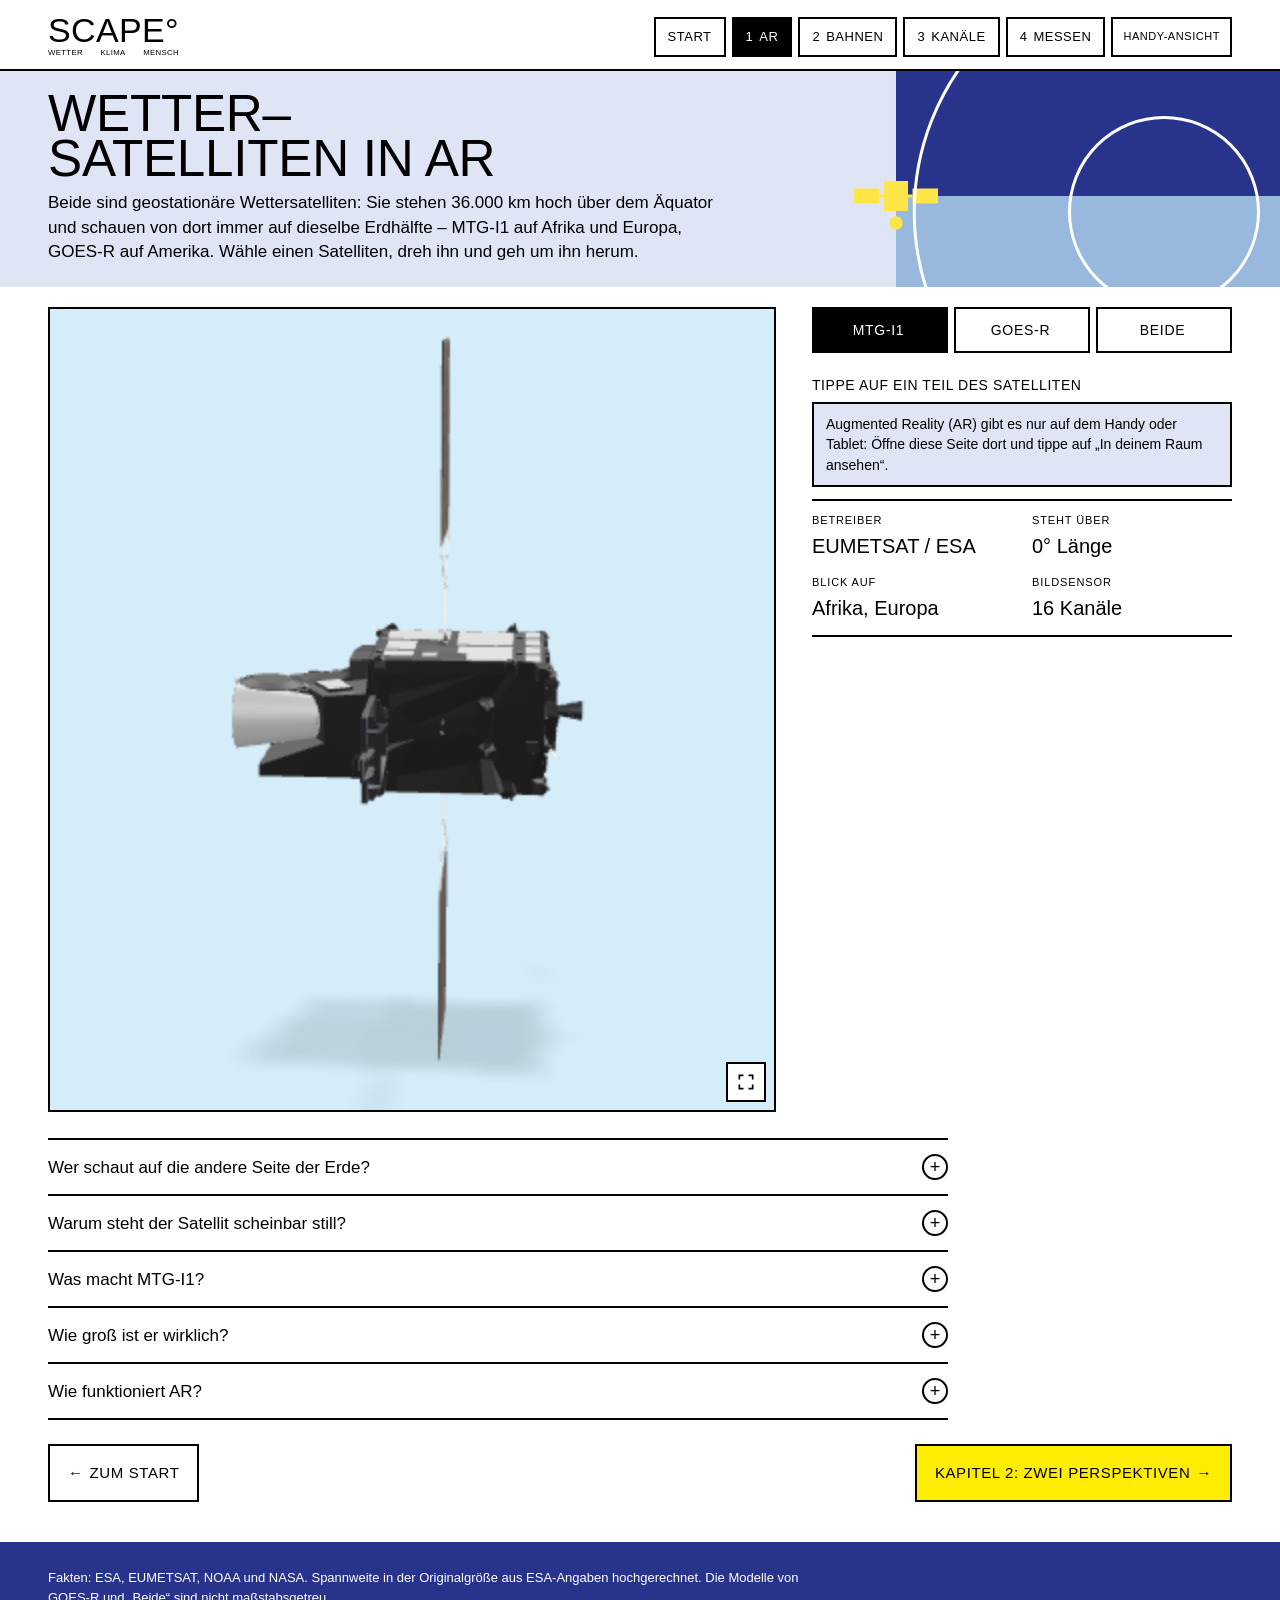
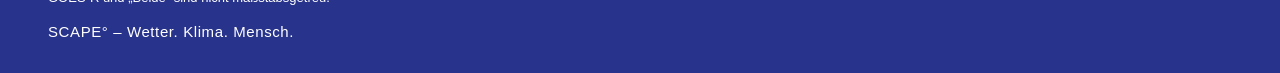
<file: satellit.html>
<!DOCTYPE html>
<html lang="de" data-variant="standard">
<head>
<meta charset="UTF-8">
<meta name="viewport" content="width=device-width, initial-scale=1, viewport-fit=cover">
<title>Wettersatelliten in AR</title>
<meta name="description" content="">
<!-- Structure only. Design: theme/ · texts: content/texts.de.js · layout: css/ · behaviour: js/
     Generated by build.py – change the template there, then run: python3 build.py -->
<script src="js/view.js?v=202611232202" data-app="satellit"></script>
<link rel="stylesheet" href="theme/theme.css?v=202611232202">
<link rel="stylesheet" href="css/kit.css?v=202611232202">
<link rel="stylesheet" href="css/app.css?v=202611232202">
</head>
<body class="full-stage">

<header class="top">
  <a class="logo" href="index.html" data-brand="logo"></a>
  <div class="top-right">
    <nav class="nav" data-t-aria="chapters.aria">
      <a href="index.html"><span data-t="chapters.start"></span></a>
      <a href="satellit.html" aria-current="page"><span class="num">1</span><span data-t="chapters.ar"></span></a>
      <a href="bahnen.html"><span class="num">2</span><span data-t="chapters.bahnen"></span></a>
      <a href="kanaele.html"><span class="num">3</span><span data-t="chapters.kanaele"></span></a>
      <a href="messen.html"><span class="num">4</span><span data-t="chapters.messen"></span></a>
    </nav>
    <button type="button" class="view-toggle"></button>
  </div>
</header>

<div class="poster small">
  <div class="f f1"></div><div class="f f2"></div><div class="f f3"></div>
  <svg class="l2" viewBox="0 0 120 120" aria-hidden="true">
    <rect x="44" y="40" width="32" height="40" fill="currentColor"/>
    <rect x="4" y="50" width="34" height="20" fill="currentColor"/>
    <rect x="82" y="50" width="34" height="20" fill="currentColor"/>
    <rect x="38" y="58" width="6" height="4" fill="currentColor"/><rect x="76" y="58" width="6" height="4" fill="currentColor"/>
    <circle cx="60" cy="96" r="9" fill="currentColor"/>
  </svg>
  <svg class="l3" viewBox="0 0 400 400" aria-hidden="true"><circle cx="200" cy="200" r="70"/><circle cx="200" cy="200" r="185"/></svg>
  <div class="poster-text">
    <h1 class="headline" data-t-html="page.poster.headline"></h1>
    <p class="lead" data-t="page.poster.lead"></p>
  </div>
</div>

<main class="page">
  <div class="lab">
    <div class="lab-pre">
      <div class="seg sat-seg" id="sat-picker" role="group" data-t-aria="sats.aria">
        <button type="button" class="chip-btn" data-sat="mtgi" aria-pressed="true"><span data-t="sats.mtgi.chip"></span></button>
        <button type="button" class="chip-btn" data-sat="goes" aria-pressed="false"><span data-t="sats.goes.chip"></span></button>
        <button type="button" class="chip-btn" data-sat="both" aria-pressed="false"><span data-t="sats.both.chip"></span></button>
      </div>
    </div>
    <div class="lab-stage">
      <div class="stage-frame fill" id="stage-frame">
        <model-viewer
          id="viewer"
          src="MTGI.glb"
          ar
          ar-modes="webxr scene-viewer quick-look"
          ar-scale="auto"
          ar-placement="floor"
          camera-controls
          auto-rotate
          auto-rotate-delay="400"
          rotation-per-second="8deg"
          touch-action="pan-y"
          camera-orbit="35deg 75deg auto"
          min-camera-orbit="auto auto auto"
          max-camera-orbit="auto auto auto">
          <span slot="ar-button" hidden></span>
        </model-viewer>
      </div>
      <!-- AR starts from here, below the picture (js/app.js shows it where AR is possible) -->
      <button type="button" id="ar-button" class="btn primary big ar-launch" hidden>
        <svg viewBox="0 0 24 24" fill="none" stroke="currentColor" stroke-width="2" aria-hidden="true"><path d="M12 2v6m0 8v6M4.9 4.9l4.2 4.2m5.8 5.8l4.2 4.2M2 12h6m8 0h6M4.9 19.1l4.2-4.2m5.8-5.8l4.2-4.2"/></svg>
        <span><span data-t="ar.label"></span><span class="sub" data-t="ar.sub"></span></span>
      </button>
    </div>

    <div class="lab-post">
      <p class="readout" id="part-readout" aria-live="polite" data-t="part.idle"></p>
      <p class="desk-note" id="desk-note" hidden data-t="ar.deskNote"></p>
      <p class="desk-note" id="load-error" hidden data-t="ar.loadError"></p>

      <div class="readout-grid facts" id="facts" role="group" data-t-aria="facts.aria">
        <div><span data-t="page.facts.0.label"></span><b data-t="page.facts.0.value"></b></div>
        <div><span data-t="page.facts.1.label"></span><b data-t="page.facts.1.value"></b></div>
        <div><span data-t="page.facts.2.label"></span><b data-t="page.facts.2.value"></b></div>
        <div><span data-t="page.facts.3.label"></span><b data-t="page.facts.3.value"></b></div>
      </div>
    </div>
  </div>

  <div class="topics">
    <details class="topic"><summary data-t="topics.goes.title"></summary><div class="topic-body" data-t-html="topics.goes.body"></div></details>
    <details class="topic"><summary data-t="topics.orbit.title"></summary><div class="topic-body" data-t-html="topics.orbit.body"></div></details>
    <details class="topic"><summary data-t="topics.job.title"></summary><div class="topic-body" data-t-html="topics.job.body"></div></details>
    <details class="topic"><summary data-t="topics.size.title"></summary><div class="topic-body" data-t-html="topics.size.body"></div></details>
    <details class="topic"><summary data-t="topics.ar.title"></summary><div class="topic-body" data-t-html="topics.ar.body"></div></details>
  </div>

  <div class="next-part split">
    <a class="btn big" href="index.html"><span aria-hidden="true">←</span> <span data-t="chapters.toStart"></span></a>
    <a class="btn big primary" href="bahnen.html"><span data-t="chapters.toBahnen"></span> <span aria-hidden="true">→</span></a>
  </div>
</main>

<footer class="foot">
  <p class="sources" data-t="sources"></p>
  <p class="brand-line" data-brand="line"></p>
</footer>

<script src="theme/theme.js?v=202611232202"></script>
<script src="content/texts.de.js?v=202611232202"></script>
<script src="js/texts.js?v=202611232202"></script>
<script src="js/brand.js?v=202611232202"></script>
<script src="js/kit.js?v=202611232202"></script>
<script src="js/vendor/model-viewer-umd.min.js?v=202611232202"></script>
<script src="js/app.js?v=202611232202"></script>
</body>
</html>
</file>
<file: theme/theme.css>
/* =========================================================================
   THEME – everything that makes this app look like SCAPE°.
   css/kit.css and css/app.css only use the custom properties defined here,
   so another institution changes this file (plus theme.js) and nothing else.

   SCAPE° corporate design (Bureau Mitte), in short:
   * Founders Grotesk only. Headlines very large, light, in caps; labels
     medium weight in caps; running text regular, mixed case.
   * Palette colours only. Strong tones always next to pastels. Text black,
     white on dark fields.
   * Flat: hard-edged rectangular colour fields, no rounded rectangles,
     no shadows, no gradients. Circles and pills belong to the shape
     vocabulary and may be used.
   ========================================================================= */

/* Founders Grotesk (Klim Type Foundry) is commercial and not shipped. It is
   used when installed on the device; otherwise the system fallback applies. */
@font-face { font-family: "Founders Grotesk"; src: local("Founders Grotesk Light"), local("FoundersGrotesk-Light"); font-weight: 300; font-display: swap; }
@font-face { font-family: "Founders Grotesk"; src: local("Founders Grotesk Regular"), local("FoundersGrotesk-Regular"); font-weight: 400; font-display: swap; }
@font-face { font-family: "Founders Grotesk"; src: local("Founders Grotesk Medium"), local("FoundersGrotesk-Medium"); font-weight: 500; font-display: swap; }

:root {
  /* ---- Type ------------------------------------------------------------ */
  --font: "Founders Grotesk", "Helvetica Neue", Inter, Arial, sans-serif;
  --fw-light: 300;      /* big headlines, big numbers, wordmark */
  --fw-regular: 400;    /* running text */
  --fw-medium: 500;     /* labels, buttons, small caps headings, emphasis */
  --caps: uppercase;    /* headlines and labels; "none" for a brand without caps */

  /* ---- Palette (scape-corporate-design, section 4) --------------------- */
  --c-black: #000000;   --c-white: #FFFFFF;
  --c-olive: #726B1E;   --c-sand: #D4BFA3;
  --c-gold: #E09F00;    --c-amber: #F59E24;   --c-yellow: #FFE547;
  --c-yellow-strong: #FFD500;  --c-yellow-bright: #FFED00;  --c-yellow-pastel: #FFF487;  --c-yellow-pale: #FDF6B7;
  --c-rust: #D55117;    --c-orange: #EE7518;  --c-salmon: #EF887F;
  --c-pink: #F8E1E6;    --c-cream: #F2E4BA;
  --c-red: #E41513;     --c-red-2: #E8472E;
  --c-purple: #442683;  --c-purple-2: #523E91; --c-lavender: #E0E5F5; --c-lilac: #C5B8DB;
  --c-green-strong: #00983A; --c-green: #62BA91; --c-green-pale: #B0D8C0;
  --c-mint: #CFE6CE;    --c-pale-green: #D0E8DC;
  --c-cyan: #0097BE;    --c-cyan-2: #44ABCC;  --c-cyan-3: #80C0DA;
  --c-petrol: #1F6C8E;  --c-teal: #007B73;    --c-grey: #AEC4C2;
  --c-navy: #28348B;    --c-blue: #0253A0;    --c-blue-2: #3274BA;
  --c-blue-pale: #98B8DD; --c-ice: #D4EDF8;

  /* ---- Roles ----------------------------------------------------------- */
  --ink: var(--c-black);          /* text, outlines */
  --ink-inverse: var(--c-white);  /* text on dark fields */
  --ink-muted: #4d4d4d;           /* secondary text (8.4:1 on white) */
  --paper: var(--c-white);        /* page background */
  --line: var(--c-black);         /* borders of buttons, cards, frames */
  --line-width: 2px;
  --rule-soft: #d9d9d9;           /* grid lines and axes inside charts only */
  --primary: var(--c-yellow-bright); /* THE main action button */
  --primary-ink: var(--c-black);
  --active: var(--c-black);       /* selected / switched-on state */
  --active-ink: var(--c-white);
  --accent: var(--c-orange);      /* decoration of the current part */
  --accent-pale: var(--c-yellow-pastel); /* hover */
  --merke: var(--c-yellow-pale);  /* "Merke" box */
  --focus: var(--c-cyan);         /* keyboard focus ring */
  --stage-bg: var(--c-cream);     /* behind simulations */

  /* Poster header (CD "Gestaltungsebenen"): background field, two fields on
     the right, a small solid shape and a large cropped outline. Each app
     overrides these with its own signature combination. */
  --f1: var(--c-yellow-pastel);
  --f2: var(--c-orange);
  --f3: var(--c-navy);
  --shape: var(--c-green);
  --outline: var(--c-pink);

  /* Footer */
  --foot-bg: var(--c-navy);
  --foot-ink: var(--c-white);

  /* Shape */
  --radius: 0;                    /* no rounded rectangles in the CD */
  --tap: 44px;                    /* minimum touch target */
}

/* ---- Wordmark ------------------------------------------------------------
   "SCAPE°" with the subtitle spread over the full width of the word.
   The markup comes from theme.js (brand.logoHtml). */
.logo { display: inline-flex; flex-direction: column; color: var(--ink); text-decoration: none; line-height: 1; }
.logo-word { font-family: var(--font); font-weight: var(--fw-light); font-size: var(--logo-size, 40px); letter-spacing: .01em; line-height: .85; white-space: nowrap; }
.logo-sub { display: flex; justify-content: space-between; gap: .5em; margin-top: calc(var(--logo-size, 40px) * .13); font-family: var(--font); font-weight: var(--fw-medium); font-size: calc(var(--logo-size, 40px) * .23); letter-spacing: .04em; text-transform: uppercase; }

/* ---- Satellit (MTG-I1): signature colours ("lavender / navy / blue-pale,
   yellow shape, white outline" from the CD) -------------------------------- */
:root {
  --f1: var(--c-lavender); --f2: var(--c-navy); --f3: var(--c-blue-pale);
  --shape: var(--c-yellow); --outline: var(--c-white);
  --accent-pale: var(--c-lavender);    /* hover, the "AR only on phones" note */
  --stage-bg: var(--c-ice);            /* behind the 3D model */
  --progress: var(--c-orange);         /* model-viewer loading bar */
}

/* ---- Wettersatelliten chapters: dark "space" stages and the chapter colours */
:root {
  --stage-dark: var(--c-navy);         /* behind the globe and the satellite image (= THEME.orbits.space) */
  --mode-leo: var(--c-orange);         /* LEO chip and labels */
  --mode-geo: var(--c-purple);         /* GEO chip and labels */
  --seen: var(--c-purple-2);             /* "im Blick" swatch (= THEME.orbits.seenNow) */
  --seen-pale: var(--c-lilac);   /* "schon gesehen" swatch */
  --place: var(--c-red);               /* Offenbach */
  --quiz-done: var(--c-pale-green);    /* a solved task */
  --video-bg: var(--c-navy);
}
:root {
  --ch-vis: var(--c-gold);     /* chapter 2: the three channels */
  --ch-ir: var(--c-red);
  --ch-wv: var(--c-teal);
}
</file>
<file: css/kit.css>
/* =========================================================================
   SCAPE° app kit – the shared skeleton and components of every app
   (style guide: poster site, buttons, info buttons, Merke box, collapsible
   topics, stage with fullscreen button and first-hint badge, layout).
   Uses only variables from theme/theme.css. Identical in every app;
   app-specific layout goes into css/app.css.

   Phone layout is the base; html[data-view="desktop"] (set by js/view.js
   from the screen width or the header toggle) switches to the desktop
   arrangement: interactive left, controls right.
   ========================================================================= */

*, *::before, *::after { box-sizing: border-box; }
html { -webkit-text-size-adjust: 100%; }
body {
  margin: 0; background: var(--paper); color: var(--ink);
  font-family: var(--font); font-weight: var(--fw-regular); font-size: 17px; line-height: 1.45;
  overflow-x: hidden; -webkit-tap-highlight-color: transparent;
}
h1, h2, h3, p { margin: 0; }
b, strong { font-weight: var(--fw-medium); }
a { color: inherit; }
button, input, select { font: inherit; color: inherit; }
[hidden] { display: none !important; }
:focus-visible { outline: 3px solid var(--focus); outline-offset: 2px; }

:root { --gutter: clamp(16px, 4vw, 48px); --head-h: 76px; }

/* ---------- Header (sticky) ---------------------------------------------- */
.top {
  position: sticky; top: 0; z-index: 30;
  display: flex; flex-wrap: wrap; align-items: flex-end; justify-content: space-between; gap: 12px 20px;
  padding: 16px var(--gutter) 12px; background: var(--paper);
  border-bottom: var(--line-width) solid var(--line); --logo-size: 34px;
}
.top-right { display: flex; flex-wrap: wrap; align-items: center; justify-content: flex-end; gap: 6px; }
.nav { display: flex; flex-wrap: wrap; gap: 6px; }
.nav a, .nav button {
  display: inline-flex; align-items: center; min-height: 40px; padding: 6px 12px;
  border: var(--line-width) solid var(--line); border-radius: var(--radius); background: var(--paper);
  text-decoration: none; font-weight: var(--fw-medium); font-size: 13px; letter-spacing: .04em; text-transform: var(--caps);
  cursor: pointer;
}
.nav .num { font-weight: var(--fw-light); margin-right: 6px; }
.nav [aria-current="page"], .nav [aria-current="true"] { background: var(--active); color: var(--active-ink); }
.view-toggle {
  min-height: 40px; padding: 6px 10px; border: var(--line-width) solid var(--line); background: var(--paper);
  font-weight: var(--fw-medium); font-size: 11px; letter-spacing: .05em; text-transform: var(--caps); cursor: pointer; white-space: nowrap;
}
:root[data-view="mobile"] .top { position: static; }
:root[data-view="mobile"] .top { align-items: center; padding-top: 12px; padding-bottom: 10px; gap: 10px; }
/* phone: the view toggle sits on the logo row, the chapter buttons get a row of their own below */
:root[data-view="mobile"] .top-right { display: contents; }
:root[data-view="mobile"] .view-toggle { order: 1; margin-left: auto; min-height: 34px; }
:root[data-view="mobile"] .nav { flex: 1 1 100%; order: 2; }
:root[data-view="mobile"] .nav a, :root[data-view="mobile"] .nav button { flex: 1 1 auto; justify-content: center; min-height: 36px; padding: 4px 8px; font-size: 12px; }

/* ---------- Poster header (three CD layers) ------------------------------ */
.poster { position: relative; overflow: hidden; isolation: isolate; min-height: 280px; padding: 36px var(--gutter) 44px; }
.poster .f { position: absolute; z-index: -3; }
.poster .f1 { inset: 0; background: var(--f1); }
.poster .f2 { top: 0; right: 0; width: 30%; height: 58%; background: var(--f2); }
.poster .f3 { bottom: 0; right: 0; width: 30%; height: 42%; background: var(--f3); }
.poster .l2 { position: absolute; z-index: -2; right: calc(30% - 60px); top: calc(58% - 60px); width: 120px; height: 120px; color: var(--shape); }
.poster .l3 { position: absolute; z-index: -1; right: -12%; top: -40%; width: min(66vw, 700px); height: auto; color: var(--outline); fill: none; stroke: currentColor; stroke-width: 3; pointer-events: none; }
.poster .l3 * { vector-effect: non-scaling-stroke; }
.poster-text { position: relative; max-width: min(66%, 900px); }
.kicker { font-weight: var(--fw-medium); font-size: 13px; letter-spacing: .07em; text-transform: var(--caps); margin-bottom: 12px; }
.headline { font-weight: var(--fw-light); text-transform: var(--caps); font-size: clamp(42px, 8vw, 116px); line-height: .88; letter-spacing: -.005em; margin-bottom: 18px; overflow-wrap: anywhere; hyphens: manual; }
.lead { font-size: clamp(17px, 1.7vw, 20px); max-width: 40em; }
/* slim band: sub-pages, and single-page apps on the desktop */
.poster.small { min-height: 0; padding: 26px var(--gutter) 30px; }
.poster.small .headline { font-size: clamp(36px, 6vw, 84px); margin-bottom: 12px; }
.poster.small .l2 { width: 90px; height: 90px; right: calc(30% - 45px); top: calc(58% - 45px); }
:root[data-view="desktop"] .poster.small { padding: 20px var(--gutter) 22px; }
:root[data-view="desktop"] .poster.small .headline { font-size: clamp(38px, 4vw, 60px); margin-bottom: 10px; }
:root[data-view="desktop"] .poster.small .kicker { margin-bottom: 8px; }
:root[data-view="desktop"] .poster.small .lead { font-size: 17px; }
:root[data-view="desktop"] .poster.small .l3 { top: -60%; width: min(44vw, 540px); }
:root[data-view="mobile"] .poster, :root[data-view="mobile"] .poster.small { min-height: 0; padding: 20px var(--gutter) 84px; }
:root[data-view="mobile"] .poster-text { max-width: 100%; }
:root[data-view="mobile"] .poster .f2 { top: auto; bottom: 0; left: 0; right: auto; width: 58%; height: 70px; }
:root[data-view="mobile"] .poster .f3 { bottom: 0; right: 0; width: 42%; height: 70px; }
:root[data-view="mobile"] .poster .l2 { right: auto; left: calc(58% - 40px); top: auto; bottom: 28px; width: 80px; height: 80px; }
/* phone: only the top of the large outline shows, rising out of the colour band, so it never crosses the text */
:root[data-view="mobile"] .poster .l3 { width: 95vw; right: -25%; top: auto; bottom: 0; transform: translateY(70%); }

/* ---------- Page body ---------------------------------------------------- */
.page { padding: 20px var(--gutter) 40px; max-width: 1400px; margin: 0 auto; }
.section-label { font-weight: var(--fw-medium); font-size: 12px; letter-spacing: .1em; text-transform: var(--caps); margin: 18px 0 8px; }
.section-label:first-child { margin-top: 0; }
.h2-short { font-weight: var(--fw-light); text-transform: var(--caps); font-size: clamp(30px, 3.4vw, 46px); line-height: .92; margin: 0 0 12px; }
.h2-question { font-weight: var(--fw-medium); font-size: clamp(22px, 2.4vw, 30px); line-height: 1.15; margin: 0 0 12px; }
p.text { font-size: 16px; line-height: 1.55; max-width: 46em; margin: 0 0 12px; }

/* ---------- Lab: interactive + controls ----------------------------------
   Phone: pre (selection) → stage → post (controls, hint, tasks, Merke).
   Desktop: stage on the left, sized to the screen; pre + post on the right. */
.lab { display: grid; grid-template-columns: minmax(0, 1fr); grid-template-areas: "pre" "stage" "post"; gap: 12px 36px; align-items: start; }
.lab-pre { grid-area: pre; min-width: 0; }
.lab-stage { grid-area: stage; min-width: 0; }
.lab-post { grid-area: post; min-width: 0; }
:root[data-view="desktop"] .lab {
  grid-template-columns: minmax(0, 1fr) minmax(min(320px, 45%), 420px);
  grid-template-areas: "stage pre" "stage post";
  grid-template-rows: auto 1fr;
}
:root[data-view="desktop"] .lab-stage { position: sticky; top: calc(var(--head-h) + 12px); }
/* a square stage that fits the screen on the desktop */
.stage-frame.square { aspect-ratio: 1 / 1; }
:root[data-view="desktop"] .stage-frame.fit { width: min(100%, calc(100svh - var(--head-h) - var(--fit-offset, 230px))); min-width: min(360px, 100%); margin: 0 auto; }

/* ---------- Stage frame, fullscreen button, first-hint badge ------------- */
.stage-frame { position: relative; border: var(--line-width) solid var(--line); background: var(--stage-bg); }
.stage-frame > canvas { display: block; width: 100%; height: 100%; }
.fs-btn {
  position: absolute; right: 8px; bottom: 8px; z-index: 6; width: 40px; height: 40px; padding: 0;
  display: flex; align-items: center; justify-content: center;
  border: var(--line-width) solid var(--line); background: var(--paper); cursor: pointer;
}
.fs-btn svg { width: 20px; height: 20px; fill: none; stroke: currentColor; stroke-width: 2; }
.fs-btn .exit { display: none; }
.stage-frame.is-full .fs-btn .enter, .stage-frame:fullscreen .fs-btn .enter { display: none; }
.stage-frame.is-full .fs-btn .exit, .stage-frame:fullscreen .fs-btn .exit { display: block; }
/* fallback where the Fullscreen API is missing (iPhone): fill the window */
.stage-frame.is-full { position: fixed; inset: 0; z-index: 1000; width: auto !important; height: auto !important; aspect-ratio: auto !important; border: 0; margin: 0 !important; }
.stage-frame:fullscreen { width: 100% !important; height: 100% !important; aspect-ratio: auto !important; border: 0; }
.hint-badge {
  position: absolute; left: 50%; top: 10px; transform: translateX(-50%); z-index: 5; max-width: calc(100% - 20px);
  background: var(--paper); border: var(--line-width) solid var(--line); padding: 5px 10px;
  font-weight: var(--fw-medium); font-size: 12px; letter-spacing: .04em; text-transform: var(--caps); text-align: center; line-height: 1.3;
  pointer-events: none; animation: badge-pulse 1.1s ease-in-out infinite;
}
@keyframes badge-pulse { 0%, 100% { background: var(--paper); } 50% { background: var(--primary); } }
@media (prefers-reduced-motion: reduce) { .hint-badge { animation: none; background: var(--primary); } }

/* ---------- Buttons & controls ------------------------------------------- */
.controls { display: flex; flex-wrap: wrap; gap: 8px 12px; align-items: center; margin-bottom: 10px; }
.btn {
  display: inline-flex; align-items: center; justify-content: center; gap: 6px; min-height: 46px; padding: 8px 14px;
  border: var(--line-width) solid var(--line); border-radius: var(--radius); background: var(--paper); color: var(--ink);
  font-weight: var(--fw-medium); font-size: 14px; letter-spacing: .04em; text-transform: var(--caps); text-decoration: none;
  cursor: pointer; user-select: none; -webkit-user-select: none; touch-action: manipulation;
}
.btn:disabled { opacity: .4; cursor: default; }
.btn.primary { background: var(--primary); color: var(--primary-ink); }
.btn[aria-pressed="true"], .btn.active { background: var(--active); color: var(--active-ink); }
.btn.obj[aria-pressed="true"], .btn.obj.active { background: var(--obj); border-color: var(--obj); color: var(--ink-inverse); }
.btn .sub { display: block; font-size: 11px; font-weight: var(--fw-regular); text-transform: none; letter-spacing: 0; }
.btn svg { width: 18px; height: 18px; flex: none; }
.btn.big { min-height: 58px; font-size: 15px; padding: 10px 18px; }
:root[data-view="desktop"] .btn:not(.primary):not([aria-pressed="true"]):not(.active):not(:disabled):hover { background: var(--accent-pale); }
.btn-row { display: flex; gap: 10px; }
.btn-row > .btn { flex: 1; }
.seg { display: flex; flex-wrap: wrap; }
.seg .btn { margin-right: calc(-1 * var(--line-width)); }
.range { display: flex; align-items: center; gap: 12px; flex: 1 1 300px; min-height: 46px; }
.range label, .range .label { font-weight: var(--fw-medium); font-size: 13px; letter-spacing: .04em; text-transform: var(--caps); white-space: nowrap; min-width: 7em; }
.range input[type="range"] { flex: 1; min-width: 0; accent-color: var(--active); height: 32px; }
.range output { font-weight: var(--fw-medium); font-size: 14px; min-width: 5.4em; text-align: right; white-space: nowrap; }
:root[data-view="desktop"] .lab .range { flex-basis: 100%; }
:root[data-view="mobile"] .range { flex-wrap: wrap; gap: 4px 12px; }
:root[data-view="mobile"] .controls .btn { flex: 1 1 auto; }
.readout { font-weight: var(--fw-medium); font-size: 14px; letter-spacing: .04em; text-transform: var(--caps); min-height: 1.5em; margin: 6px 0; }
.readout-grid { display: flex; flex-wrap: wrap; gap: 10px 22px; padding: 12px 0; margin: 10px 0 14px; border-top: var(--line-width) solid var(--line); border-bottom: var(--line-width) solid var(--line); }
.readout-grid > div { font-size: 11px; font-weight: var(--fw-medium); letter-spacing: .08em; text-transform: var(--caps); }
.readout-grid b { display: block; margin-top: 3px; font-size: 20px; font-weight: var(--fw-light); letter-spacing: 0; text-transform: none; }
.hint { font-size: 15px; line-height: 1.5; margin: 8px 0 12px; max-width: 46em; }

/* ---------- Info button ("i" in a circle) + inline note ------------------ */
.info {
  flex: none; display: inline-flex; align-items: center; justify-content: center;
  width: 26px; height: 26px; padding: 0; margin: 0 4px; vertical-align: middle;
  border: var(--line-width) solid var(--line); border-radius: 50%; background: var(--paper); color: var(--ink);
  font-weight: var(--fw-medium); font-size: 14px; font-style: normal; line-height: 1; text-transform: none; cursor: pointer;
}
.info[aria-expanded="true"] { background: var(--active); color: var(--active-ink); }
.info-note { border-left: 4px solid var(--line); background: var(--merke); padding: 10px 12px; margin: 6px 0 12px; font-size: 14px; line-height: 1.5; }
.info-note p + p { margin-top: 6px; }

/* ---------- Tasks + Merke box --------------------------------------------- */
.tasks { border: var(--line-width) solid var(--line); padding: 12px 14px; margin: 12px 0; }
.tasks h3, .merke h3 { font-weight: var(--fw-medium); font-size: 12px; letter-spacing: .08em; text-transform: var(--caps); margin-bottom: 8px; }
.tasks ul { list-style: none; margin: 0; padding: 0; display: flex; flex-direction: column; gap: 8px; }
.tasks li { display: grid; grid-template-columns: 24px 1fr; gap: 8px; font-size: 15px; align-items: start; }
.tasks .box { width: 22px; height: 22px; border: var(--line-width) solid var(--line); background: var(--paper); display: flex; align-items: center; justify-content: center; font-size: 14px; font-weight: var(--fw-medium); }
.tasks li.done .box { background: var(--active); color: var(--active-ink); }
.tasks li.done .box::after { content: "✓"; }
.tasks .status { margin-top: 8px; font-weight: var(--fw-medium); font-size: 13px; letter-spacing: .04em; text-transform: var(--caps); min-height: 1.3em; }
.merke { background: var(--merke); border: var(--line-width) solid var(--line); padding: 12px 14px; margin: 12px 0; }
.merke p { font-size: 16px; line-height: 1.45; }
.merke.locked p { display: none; }
.merke .locked-note { display: none; font-size: 14px; }
.merke.locked .locked-note { display: block; }

/* ---------- Collapsible topics -------------------------------------------- */
.topics { margin: 26px 0 10px; max-width: 900px; }
details.topic { border-top: var(--line-width) solid var(--line); }
details.topic:last-of-type { border-bottom: var(--line-width) solid var(--line); }
details.topic > summary {
  list-style: none; cursor: pointer; display: flex; align-items: center; justify-content: space-between; gap: 12px;
  padding: 14px 0; font-weight: var(--fw-medium); font-size: 17px; line-height: 1.25;
}
details.topic > summary::-webkit-details-marker { display: none; }
details.topic > summary::after { content: "+"; flex: none; width: 26px; height: 26px; border: var(--line-width) solid var(--line); border-radius: 50%; display: flex; align-items: center; justify-content: center; font-size: 18px; line-height: 1; }
details.topic[open] > summary::after { content: "−"; background: var(--active); color: var(--active-ink); }
.topic-body { padding: 0 0 16px; }
.topic-body p { font-size: 15.5px; line-height: 1.6; margin: 0 0 12px; max-width: 46em; }
.topic-body h3 { font-weight: var(--fw-medium); font-size: 16px; margin: 14px 0 8px; }
.topic-body ol, .topic-body ul { padding-left: 22px; margin: 0 0 12px; }
.topic-body li { font-size: 15.5px; line-height: 1.55; margin-bottom: 6px; }

/* ---------- Strip of many items + pager ----------------------------------- */
.strip { display: flex; overflow-x: auto; border-top: var(--line-width) solid var(--line); border-bottom: var(--line-width) solid var(--line); scrollbar-width: thin; background: var(--paper); }
.strip a, .strip button { flex: 0 0 auto; display: flex; align-items: center; gap: 8px; min-height: 44px; padding: 6px 12px; border: 0; border-right: var(--line-width) solid var(--line); background: var(--paper); text-decoration: none; font-weight: var(--fw-medium); font-size: 12.5px; letter-spacing: .05em; text-transform: var(--caps); white-space: nowrap; cursor: pointer; }
.strip [aria-current="true"], .strip [aria-pressed="true"] { background: var(--active); color: var(--active-ink); }
.pager { display: grid; grid-template-columns: minmax(0, 1fr) auto minmax(0, 1fr); gap: 8px; margin-top: 24px; }
.pager .btn { min-height: 54px; min-width: 0; }
.pager .prev { justify-content: flex-start; }
.pager .next { justify-content: flex-end; }
.pager .t { overflow: hidden; text-overflow: ellipsis; white-space: nowrap; }
.next-part { display: flex; justify-content: flex-end; margin: 24px 0 0; }
:root[data-view="mobile"] .pager { grid-template-columns: minmax(0, 1fr) minmax(0, 1fr); }
:root[data-view="mobile"] .pager .home { grid-column: 1 / -1; order: -1; }

/* ---------- Stepper (steps inside one simulation) ------------------------- */
.stepper { list-style: none; margin: 0 0 12px; padding: 0; display: grid; grid-template-columns: repeat(auto-fit, minmax(110px, 1fr)); gap: 6px; }
.stepper button { width: 100%; min-height: 44px; border: var(--line-width) solid var(--line); background: var(--paper); font-weight: var(--fw-medium); font-size: 13px; text-align: left; padding: 8px 10px; cursor: pointer; }
.stepper button.done { background: var(--accent-pale); }
.stepper button[aria-current="step"] { background: var(--active); color: var(--active-ink); }
:root[data-view="desktop"] .lab .stepper { grid-template-columns: 1fr; }

/* ---------- Footer -------------------------------------------------------- */
.foot { background: var(--foot-bg); color: var(--foot-ink); padding: 26px var(--gutter) 30px; }
.foot .sources { font-size: 13px; line-height: 1.5; max-width: 60em; margin-bottom: 14px; }
.foot .brand-line { font-weight: var(--fw-medium); font-size: 15px; letter-spacing: .04em; }
.dev-link { display: inline-block; margin-top: 10px; border: 0; background: none; padding: 4px 0; color: inherit; font-size: 11px; opacity: .3; cursor: pointer; }

/* ---------- Tables, chips, misc ------------------------------------------- */
.chip { display: inline-flex; align-items: center; gap: 6px; padding: 4px 10px; border: var(--line-width) solid var(--line); font-weight: var(--fw-medium); font-size: 12px; letter-spacing: .04em; text-transform: var(--caps); }
.muted { color: var(--ink-muted); }
.sr-only { position: absolute; width: 1px; height: 1px; overflow: hidden; clip: rect(0 0 0 0); white-space: nowrap; }
</file>
<file: css/app.css>
/* Satellit (MTG-I1) – layout only (theme variables from theme/theme.css,
   shared components from css/kit.css). */

/* ---- the 3D model fills its square frame ---- */
#stage-frame model-viewer {
  display: block; width: 100%; height: 100%;
  --poster-color: transparent; --progress-bar-color: var(--progress);
}
/* the main action: AR, a full-width button right below the picture; js/app.js
   shows it only where AR is possible */
.ar-launch { display: flex; width: 100%; margin: 10px 0 0; justify-content: flex-start; text-align: left; }
.ar-launch[hidden] { display: none; }
.ar-launch > span { min-width: 0; }
:root[data-view="desktop"] .ar-launch { width: 100%; margin: 10px 0 0; }

/* While AR runs (WebXR in the browser), only the model is shown, full screen. */
#stage-frame:has(model-viewer[ar-status="session-started"]) {
  position: fixed; inset: 0; z-index: 1000; width: auto !important; height: auto !important;
  aspect-ratio: auto !important; border: 0; margin: 0 !important;
}
#stage-frame:has(model-viewer[ar-status="session-started"]) > .fs-btn { display: none; }

/* ---- right column ---- */
.desk-note { margin: 4px 0 12px; padding: 10px 12px; background: var(--accent-pale); border: var(--line-width) solid var(--line); font-size: 14px; line-height: 1.45; }
:root[data-view="desktop"] .facts { display: grid; grid-template-columns: 1fr 1fr; gap: 14px 20px; }
.lab-post .controls { flex-wrap: nowrap; }

/* =========================================================================
   Wettersatelliten chapters (index, bahnen, kanaele, messen). Shapes taken
   over from the other SCAPE° exhibits: control rows with icon buttons,
   boxed selects, the tasks pop-up, prev/next buttons.
   ========================================================================= */

.logo { cursor: pointer; }

/* Desktop: once the poster is scrolled away, the stage fills the left
   column and the height under the header. */
:root[data-view="desktop"] body.full-stage { scroll-snap-type: y proximity; }
:root[data-view="desktop"] .full-stage .page { max-width: none; }
:root[data-view="desktop"] .full-stage .lab-stage { scroll-snap-align: start; scroll-margin-top: calc(var(--head-h) + 12px); }
:root[data-view="desktop"] .full-stage .stage-frame.fill {
  width: 100%; height: calc(100svh - var(--head-h) - 24px); min-height: 380px; aspect-ratio: auto; margin: 0;
}
.stage-frame.fill { aspect-ratio: 1 / 1; overflow: hidden; }
.stage-frame.fill.wide { aspect-ratio: 4 / 3; }
.stage-frame.dark { background: var(--stage-dark); color: var(--ink-inverse); }
.stage-frame > canvas.layer { position: absolute; inset: 0; width: 100%; height: 100%; display: block; }
.stage-frame.grab canvas.layer:last-of-type { cursor: grab; touch-action: none; }
.stage-frame.dark .fs-btn { background: var(--paper); color: var(--ink); }

/* chips in the picture: the main switch of each chapter (LEO/GEO, channels …) */
.chip-ctl { position: absolute; top: 10px; left: 10px; z-index: 4; display: flex; flex-wrap: wrap; gap: 6px; max-width: calc(100% - 20px); }
.chip-btn {
  --obj: var(--active);
  display: inline-flex; align-items: center; gap: 7px; min-height: 40px; padding: 4px 12px 4px 9px;
  border: var(--line-width) solid var(--line); background: var(--paper); color: var(--ink); cursor: pointer;
  font-weight: var(--fw-medium); font-size: 13px; letter-spacing: .05em; text-transform: var(--caps);
  -webkit-user-select: none; user-select: none; touch-action: manipulation;
}
.chip-btn i { width: 12px; height: 12px; flex: none; background: var(--obj); border: var(--line-width) solid var(--line); }
.chip-btn[aria-pressed="true"] { background: var(--obj); color: var(--ink-inverse); }
.chip-btn[aria-pressed="true"] i { border-color: var(--ink-inverse); }
:root[data-view="desktop"] .chip-btn:not([aria-pressed="true"]):hover { background: var(--accent-pale); }
@keyframes chip-pulse { 0%, 100% { outline: 3px solid transparent; } 50% { outline: 3px solid var(--primary); } }
.chip-btn.attn { animation: chip-pulse 1.1s ease-in-out infinite; outline-offset: 2px; }
@media (prefers-reduced-motion: reduce) { .chip-btn.attn { animation: none; outline: 3px solid var(--primary); } }

.stage-note {
  position: absolute; left: 10px; bottom: 10px; z-index: 3; pointer-events: none; max-width: calc(100% - 70px);
  font-size: 11px; font-weight: var(--fw-medium); letter-spacing: .05em; text-transform: var(--caps); opacity: .8;
}
/* chapter stages: hint bottom left (the AR page keeps it top centre, its AR button is bottom left) */
.stage-frame.fill .hint-badge { top: auto; bottom: 10px; left: 10px; transform: none; max-width: calc(100% - 70px); color: var(--ink); text-align: left; }

/* the small second view in the corner ("Blick des Satelliten") */
.inset {
  position: absolute; right: 10px; top: 10px; z-index: 3; pointer-events: none;
  width: clamp(104px, 27%, 230px); aspect-ratio: 1 / 1; border: var(--line-width) solid var(--ink-inverse); background: var(--stage-dark);
}
.inset canvas { position: absolute; inset: 0; width: 100%; height: 100%; display: block; }
.inset-label {
  position: absolute; left: 0; top: 0; max-width: 100%; padding: 2px 6px; background: var(--ink-inverse); color: var(--ink);
  font-size: 10px; line-height: 1.25; font-weight: var(--fw-medium); letter-spacing: .05em; text-transform: var(--caps);
}
:root[data-view="mobile"] .inset { width: 34%; }
:root[data-view="mobile"] .inset-label { font-size: 9px; letter-spacing: .03em; padding: 1px 4px; }

/* ---- control rows: icon buttons carry the meaning; the (i) names them all */
.ctl-row, .ctl-row .btn, .chip-btn, .select-field { -webkit-touch-callout: none; touch-action: manipulation; }
.ctl-row { display: flex; align-items: stretch; gap: 8px; margin: 0 0 10px; }
.ctl-row .btn.icon { flex: 1; min-width: 56px; min-height: 52px; padding: 0; gap: 0; }
.ctl-row .btn.icon svg { width: 24px; height: 24px; }
.ctl-row .btn.icon.primary { flex: 1.5; }
.ctl-row .btn.text { flex: 1 1 0; min-width: 0; min-height: 52px; padding: 6px 8px; }
.ctl-row .info { align-self: center; margin-left: 4px; }
.info-note .ico {
  display: inline-flex; align-items: center; justify-content: center;
  width: 26px; height: 26px; vertical-align: -7px; margin-right: 3px;
  border: var(--line-width) solid var(--line); background: var(--paper);
}
.info-note .ico svg { width: 15px; height: 15px; }

.select-field {
  flex: 1 1 auto; min-width: 0; display: flex; flex-direction: column; justify-content: center; gap: 1px;
  min-height: 52px; padding: 6px 10px;
  border: var(--line-width) solid var(--line); border-radius: var(--radius); background: var(--paper);
}
.select-field:focus-within { outline: 2px solid var(--line); outline-offset: 1px; }
.select-label { font-size: 9px; letter-spacing: .1em; opacity: .65; text-transform: var(--caps); }
.select-field select {
  appearance: none; -webkit-appearance: none;
  border: 0; background: transparent; padding: 0 18px 0 0; margin: 0; width: 100%; min-width: 0;
  font: inherit; font-size: 14px; font-weight: var(--fw-medium); letter-spacing: .04em;
  text-transform: var(--caps); color: var(--ink); cursor: pointer;
  background-image: linear-gradient(45deg, transparent 50%, currentColor 50%), linear-gradient(135deg, currentColor 50%, transparent 50%);
  background-position: right 6px top 50%, right 1px top 50%; background-size: 6px 6px, 6px 6px; background-repeat: no-repeat;
}
.select-field select:focus { outline: none; }
.select-field.range-field input[type="range"] { width: 100%; margin: 2px 0 0; accent-color: var(--active); height: 24px; }
.select-field.range-field output { font-size: 14px; font-weight: var(--fw-medium); letter-spacing: .04em; font-variant-numeric: tabular-nums; }
.select-field.range-field .row { display: flex; justify-content: space-between; align-items: baseline; gap: 8px; }

/* status line: equal columns, so no value pushes another sideways */
.readout-grid.cols { display: grid; grid-template-columns: repeat(3, minmax(0, 1fr)); gap: 4px 12px; align-items: start; }
.readout-grid.cols > div { min-width: 0; }
.readout-grid.cols b { font-variant-numeric: tabular-nums; overflow-wrap: anywhere; }
:root[data-view="mobile"] .readout-grid.cols b { font-size: 16px; }
:root[data-view="mobile"] .readout-grid.cols > div { font-size: 10px; letter-spacing: .05em; }
.readout-grid > div.current { box-shadow: inset 0 -4px 0 var(--obj, var(--accent)); padding-bottom: 6px; }
.readout-grid .swatch { display: inline-block; width: 10px; height: 10px; border: 1.5px solid var(--line); margin-right: 5px; vertical-align: 0; }

/* facts of the chosen mode */
.facts-2 { display: grid; grid-template-columns: 1fr 1fr; gap: 12px 18px; padding: 12px 0; margin: 4px 0 12px; border-bottom: var(--line-width) solid var(--line); }
.facts-2 > div { font-size: 11px; font-weight: var(--fw-medium); letter-spacing: .08em; text-transform: var(--caps); }
.facts-2 b { display: block; margin-top: 3px; font-size: 19px; font-weight: var(--fw-light); letter-spacing: 0; text-transform: none; }

/* the explanation card of the chosen mode / channel */
.mode-card { border: var(--line-width) solid var(--line); border-top: 10px solid var(--obj, var(--accent)); padding: 12px 14px; margin: 0 0 12px; }
.mode-card h2 { font-weight: var(--fw-light); text-transform: var(--caps); font-size: 28px; line-height: 1; margin: 0 0 4px; }
.mode-card .sub { font-weight: var(--fw-medium); font-size: 12px; letter-spacing: .07em; text-transform: var(--caps); margin: 0 0 8px; }
.mode-card p, .mode-card li { font-size: 15px; line-height: 1.5; }
.mode-card ul { margin: 6px 0 0; padding-left: 20px; }
.mode-card li { margin-bottom: 4px; }

/* colour scale under the picture */
.legend { margin: 0 0 12px; }
.legend-title { font-weight: var(--fw-medium); font-size: 11px; letter-spacing: .08em; text-transform: var(--caps); margin-bottom: 4px; }
.legend canvas { display: block; width: 100%; height: 18px; border: var(--line-width) solid var(--line); }
.legend-ticks { position: relative; height: 16px; font-size: 11px; font-variant-numeric: tabular-nums; }
.legend-ticks span { position: absolute; top: 2px; transform: translateX(-50%); white-space: nowrap; }
.legend-ticks span:first-child { transform: none; }
.legend-ticks span:last-child { transform: translateX(-100%); }
.legend-ends { display: flex; justify-content: space-between; gap: 12px; font-size: 13px; line-height: 1.3; margin-top: 2px; }
.legend-ends span:last-child { text-align: right; }

/* ---- tasks: button + dialog (as in the other SCAPE° exhibits) ---- */
.tasks-open { width: 100%; min-height: 40px; margin: 8px 0 12px; justify-content: space-between; }
.quiz-progress { font-weight: var(--fw-light); font-variant-numeric: tabular-nums; }
@keyframes solved { 0%, 100% { background: var(--paper); } 50% { background: var(--primary); } }
.tasks-open.solved:not(.active) { animation: solved .7s ease-in-out 3; }
@media (prefers-reduced-motion: reduce) { .tasks-open.solved { animation: none; } }
.quiz-dialog {
  width: min(560px, calc(100vw - 24px)); max-height: calc(100svh - 24px); padding: 16px 18px 18px;
  border: var(--line-width) solid var(--line); border-top: 10px solid var(--accent); background: var(--paper); color: var(--ink);
}
.quiz-dialog::backdrop { background: rgba(0, 0, 0, .45); }
.quiz-head { display: flex; align-items: center; justify-content: space-between; gap: 12px; margin-bottom: 6px; }
.quiz-head h2 { font-weight: var(--fw-light); text-transform: var(--caps); font-size: 28px; line-height: 1; }
.quiz-close { width: 36px; height: 36px; border: var(--line-width) solid var(--line); background: var(--paper); font-size: 22px; line-height: 1; cursor: pointer; }
.quiz-intro { font-size: 15px; margin-bottom: 10px; }
.quiz-list { list-style: none; margin: 0; padding: 0; counter-reset: q; }
.quiz-item { counter-increment: q; border-top: 1px solid var(--rule-soft); padding: 10px 0; }
.quiz-q { font-size: 16px; line-height: 1.4; }
.quiz-q::before { content: counter(q) ". "; font-weight: var(--fw-medium); }
.quiz-feedback { font-size: 14.5px; line-height: 1.45; margin-top: 8px; }
.quiz-item:not(.done) .quiz-feedback { display: none; }
.quiz-item.done .quiz-q { opacity: .6; }
.quiz-item.done .quiz-feedback { background: var(--quiz-done); padding: 8px 10px; }

/* ---- the way on ---- */
.next-part .btn { text-decoration: none; }
.next-part.split { justify-content: space-between; flex-wrap: wrap; gap: 10px; }
:root[data-view="mobile"] .next-part.split .btn { flex: 1 1 100%; }
.sources-list { font-size: 14px; line-height: 1.5; }
.sources-list li { font-size: 14px !important; }

/* =========================================================================
   Start page
   ========================================================================= */
.poster.start .headline { font-size: clamp(42px, 6.6vw, 100px); }
:root[data-view="desktop"] .poster.start { min-height: 0; padding-bottom: 36px; }
.intro-block { display: grid; grid-template-columns: minmax(0, 1fr); gap: 18px 40px; margin: 6px 0 30px; }
:root[data-view="desktop"] .intro-block { grid-template-columns: minmax(0, 1.1fr) minmax(280px, 1fr); align-items: start; }
.intro-text p { font-size: 18px; line-height: 1.5; margin: 0 0 12px; max-width: 34em; }
.intro-text .claim { font-weight: var(--fw-medium); font-size: 13px; letter-spacing: .07em; text-transform: var(--caps); margin-top: 18px; }

/* 16:9 video with a flat CD poster in front until the visitor starts it */
/* The EUMETSAT stream is 16:9 with the round Earth in the middle and black
   bars left and right: the frame is square and the player is scaled to the
   frame's height, so the bars fall outside and the Earth fills the square. */
.video { position: relative; aspect-ratio: 1 / 1; width: min(100%, 80svh); border: var(--line-width) solid var(--line); background: var(--video-bg); overflow: hidden; isolation: isolate; }
.video .yt-host { position: absolute; inset: 0; }
/* the player is laid out small and scaled to the square's height and centred
   by js/video.js (from its measured size), so the black bars of the 16:9
   stream fall outside */
.video iframe { position: absolute; top: 0; left: 0; border: 0; display: block; transform-origin: 0 0; }
.video-cover { position: absolute; inset: 0; color: var(--ink-inverse); }
.video-cover .vf { position: absolute; z-index: -2; }
.video-cover .vf1 { inset: 0; background: var(--c-navy); }
.video-cover .vf2 { right: 0; top: 0; width: 34%; height: 100%; background: var(--c-blue-pale); }
.video-cover .vf3 { right: 0; bottom: 0; width: 34%; height: 38%; background: var(--c-lavender); }
.video-cover .earth { position: absolute; z-index: -1; right: 34%; top: 50%; width: 46%; aspect-ratio: 1; transform: translate(50%, -50%); color: var(--c-yellow); }
.video-cover .ring { position: absolute; z-index: -1; right: -14%; top: -40%; width: 90%; aspect-ratio: 1; color: var(--c-white); fill: none; stroke: currentColor; stroke-width: 2; }
.video-cover .ring * { vector-effect: non-scaling-stroke; }
.video-cover .cover-text { position: absolute; left: 4.5%; top: 7%; right: 40%; }
.video-cover .kicker { color: var(--ink-inverse); margin-bottom: 8px; }
.video-cover .cover-title { font-weight: var(--fw-light); text-transform: var(--caps); font-size: clamp(22px, 3.6vw, 46px); line-height: .95; }
.video-cover .play { position: absolute; left: 4.5%; bottom: 8%; }
.video-cover .play svg { width: 22px; height: 22px; }
.video-status { position: absolute; left: 4.5%; right: 4.5%; bottom: 8%; background: var(--paper); color: var(--ink); border: var(--line-width) solid var(--line); padding: 10px 12px; font-size: 15px; line-height: 1.45; }
.video-status a { font-weight: var(--fw-medium); }
.video.failed .play { display: none; }
.video-meta { display: flex; flex-wrap: wrap; justify-content: space-between; gap: 6px 16px; margin: 8px 0 0; font-size: 13.5px; line-height: 1.45; }
.video-meta a { font-weight: var(--fw-medium); white-space: nowrap; }
:root[data-view="mobile"] .video-cover .cover-text { right: 38%; top: 8%; }
:root[data-view="mobile"] .video-cover .earth { width: 44%; right: 34%; top: 50%; transform: translate(50%, -50%); }
:root[data-view="mobile"] .video-cover .vf2, :root[data-view="mobile"] .video-cover .vf3 { width: 34%; }
:root[data-view="mobile"] .video-cover .earth { right: 34%; }
:root[data-view="mobile"] .video-cover .cover-title { font-size: clamp(17px, 5vw, 26px); }
:root[data-view="mobile"] .video-cover .kicker { font-size: 10px; margin-bottom: 4px; }
:root[data-view="mobile"] .video-cover .play { min-height: 46px; font-size: 13px; padding: 6px 12px; }

/* chapter cards: CD colour fields, number, question */
.chapters { display: grid; grid-template-columns: repeat(auto-fit, minmax(240px, 1fr)); gap: 0; border: var(--line-width) solid var(--line); margin: 8px 0 30px; }
.chapter-card {
  position: relative; overflow: hidden; isolation: isolate; display: flex; flex-direction: column; justify-content: space-between; gap: 18px;
  min-height: 250px; padding: 16px 16px 18px; background: var(--card-bg); color: var(--card-ink, var(--ink)); text-decoration: none;
  border-right: var(--line-width) solid var(--line); border-bottom: var(--line-width) solid var(--line); margin: 0 calc(-1 * var(--line-width)) calc(-1 * var(--line-width)) 0;
}
.chapter-card .num { font-weight: var(--fw-light); font-size: 64px; line-height: .8; }
.chapter-card h3 { font-weight: var(--fw-light); text-transform: var(--caps); font-size: 30px; line-height: .95; margin-bottom: 8px; }
.chapter-card p { font-size: 15px; line-height: 1.4; max-width: 22em; }
.chapter-card .go { font-weight: var(--fw-medium); font-size: 12px; letter-spacing: .07em; text-transform: var(--caps); }
.chapter-card svg { position: absolute; z-index: -1; right: -18%; top: -22%; width: 75%; height: auto; fill: none; stroke: var(--card-line); stroke-width: 2; }
.chapter-card svg * { vector-effect: non-scaling-stroke; }
.chapter-card .dot { position: absolute; z-index: -1; right: 18px; top: 18px; width: 46px; height: 46px; border-radius: 50%; background: var(--card-shape); }
:root[data-view="desktop"] .chapter-card:hover { outline: 4px solid var(--line); outline-offset: -6px; }
.chapter-card.c1 { --card-bg: var(--c-lavender); --card-line: var(--c-navy); --card-shape: var(--c-orange); }
.chapter-card.c2 { --card-bg: var(--c-yellow-pastel); --card-line: var(--c-orange); --card-shape: var(--c-navy); }
.chapter-card.c3 { --card-bg: var(--c-mint); --card-line: var(--c-teal); --card-shape: var(--c-gold); }
.chapter-card.c4 { --card-bg: var(--c-navy); --card-ink: var(--c-white); --card-line: var(--c-blue-pale); --card-shape: var(--c-yellow); }

/* phone: five chapter buttons in one row */
:root[data-view="mobile"] .nav { display: grid; grid-template-columns: repeat(5, minmax(0, 1fr)); gap: 4px; }
:root[data-view="mobile"] .nav a { padding: 4px 2px; font-size: 11px; letter-spacing: .02em; min-width: 0; }
:root[data-view="mobile"] .nav .num { margin-right: 3px; }

/* =========================================================================
   Chapter 1: LEO / GEO
   ========================================================================= */
#mode-leo { --obj: var(--mode-leo); }
#mode-geo { --obj: var(--mode-geo); }
.key { list-style: none; display: flex; flex-wrap: wrap; gap: 6px 16px; margin: 0 0 14px; padding: 0; font-size: 13px; }
.key li { display: flex; align-items: center; gap: 6px; }
.key .sw { width: 14px; height: 14px; flex: none; border: 1.5px solid var(--line); }
.key .sw.now { background: var(--seen); }
.key .sw.earlier { background: var(--seen-pale); }
.key .sw.night { background: var(--c-petrol); }
.key .sw.place { background: var(--place); border-radius: 50%; }

/* =========================================================================
   Chapter 2: channels
   ========================================================================= */
.chip-btn[data-ch="vis"] { --obj: var(--ch-vis); }
.chip-btn[data-ch="ir"] { --obj: var(--ch-ir); }
.chip-btn[data-ch="wv"] { --obj: var(--ch-wv); }
.probe-grid > div[data-ch="vis"] { --obj: var(--ch-vis); }
.probe-grid > div[data-ch="ir"] { --obj: var(--ch-ir); }
.probe-grid > div[data-ch="wv"] { --obj: var(--ch-wv); }
.stage-note-top { left: auto; right: 10px; bottom: auto; top: 10px; text-align: right; max-width: 45%; color: var(--ink-inverse); }
/* chapter 2: the channel buttons sit above the picture, not on it */
.chip-ctl.outside { position: static; max-width: none; margin: 0 0 8px; }
:root[data-view="desktop"] .full-stage .lab-stage:has(.chip-ctl.outside) .stage-frame.fill { height: calc(100svh - var(--head-h) - 24px - 50px); }
#image { cursor: crosshair; touch-action: none; }
.readout.here { text-transform: none; letter-spacing: 0; font-size: 15px; min-height: 2.9em; margin: 0 0 12px; }
.readout.here > span:first-child { display: block; font-size: 11px; letter-spacing: .08em; text-transform: var(--caps); }
.spectrum { margin: 0 0 12px; }
.spectrum svg { display: block; width: 100%; height: auto; border: var(--line-width) solid var(--line); background: var(--paper); }
.spectrum text { font-family: var(--font); }
.chip-btn[data-ch="vis"][aria-pressed="true"] { color: var(--ink); }
.chip-btn[data-ch="vis"][aria-pressed="true"] i { border-color: var(--ink); }
.nc { text-transform: none; }
.probe-grid > div > span:first-child { display: block; min-height: 2.7em; }
.spectrum-key { margin: 6px 0 0; font-size: 12px; gap: 4px 14px; }
.spectrum-key .ln { width: 18px; height: 3px; flex: none; }
.spectrum-key .ln.sun { background: var(--c-gold); }
.spectrum-key .ln.earth { background: var(--c-red); }
.spectrum-key .sw.absorb { background: var(--c-pale-green); }
.spectrum-key .sw.visible { background: var(--c-yellow); }

/* =========================================================================
   Chapter 3: passive / active
   ========================================================================= */
.chip-btn[data-mode="passive"] { --obj: var(--c-gold); }
.chip-btn[data-mode="active"] { --obj: var(--c-cyan); }
.chip-btn[data-mode="passive"][aria-pressed="true"] { color: var(--ink); }
.chip-btn[data-mode="passive"][aria-pressed="true"] i { border-color: var(--ink); }
.inst-seg { display: grid; grid-template-columns: repeat(3, minmax(0, 1fr)); gap: 6px; margin: 0 0 10px; }
.inst-seg .chip-btn { justify-content: center; min-height: 46px; padding: 4px 6px; font-size: 12.5px; }
.inst-seg .chip-btn[aria-pressed="true"] { background: var(--active); color: var(--active-ink); }
.ctl-row .btn.text svg { width: 22px; height: 22px; }
.stage-note-right { left: auto; right: 10px; bottom: auto; top: calc(20% + 8px); text-align: right; color: var(--ink); }
:root[data-view="mobile"] .stage-note-right { display: none; }
.chart-box { margin: 0 0 12px; }
.chart-box canvas { display: block; width: 100%; height: 170px; border: var(--line-width) solid var(--line); background: var(--paper); }
:root[data-view="mobile"] .stage-frame.fill.tall-mobile { aspect-ratio: 4 / 5; }
:root[data-view="mobile"] .chip-ctl { gap: 4px; }
:root[data-view="mobile"] .chip-btn { min-height: 36px; padding: 3px 8px 3px 6px; gap: 5px; font-size: 11.5px; letter-spacing: .03em; }
:root[data-view="mobile"] .chip-btn i { width: 10px; height: 10px; }
:root[data-view="mobile"] .stage-note-top { display: none; }
.model-note { display: none; font-size: 12px; margin: -4px 0 10px; }
:root[data-view="mobile"] .model-note { display: block; }
/* zoom buttons in the picture, above the fullscreen button */
.zoom-ctl { position: absolute; right: 8px; bottom: 56px; z-index: 6; display: flex; flex-direction: column; gap: 6px; }
.zoom-btn { width: 40px; height: 40px; padding: 0; display: flex; align-items: center; justify-content: center; border: var(--line-width) solid var(--line); background: var(--paper); color: var(--ink); cursor: pointer; touch-action: manipulation; }
.zoom-btn svg { width: 20px; height: 20px; fill: none; stroke: currentColor; stroke-width: 2.4; }
:root[data-view="desktop"] .zoom-btn:hover { background: var(--accent-pale); }

/* chapter 4: satellite picker above the 3D view */
.sat-seg { display: grid; grid-template-columns: repeat(3, minmax(0, 1fr)); gap: 6px; margin: 0 0 4px; }
.sat-seg .chip-btn { justify-content: center; min-height: 46px; font-size: 14px; }
.sat-seg .chip-btn[aria-pressed="true"] { background: var(--active); color: var(--active-ink); }
.lab-post .hint .info { vertical-align: -6px; }
/* chapter 3 (channels): weather situation, day/night, "being computed" */
.scene-seg, .time-seg { display: grid; grid-template-columns: repeat(3, minmax(0, 1fr)); gap: 6px; margin: 0 0 8px; }
.time-seg { grid-template-columns: repeat(2, minmax(0, 1fr)); flex: 1; margin: 0; }
.scene-seg .chip-btn, .time-seg .chip-btn { justify-content: center; min-height: 46px; }
.scene-seg .chip-btn[aria-pressed="true"], .time-seg .chip-btn[aria-pressed="true"] { background: var(--active); color: var(--active-ink); }
.scene-text { font-size: 15px; line-height: 1.5; margin: 0 0 12px; min-height: 4.5em; }
.busy { position: absolute; left: 50%; top: 50%; transform: translate(-50%, -50%); z-index: 5; background: var(--paper); color: var(--ink); border: var(--line-width) solid var(--line); padding: 8px 12px; font-weight: var(--fw-medium); font-size: 13px; letter-spacing: .05em; text-transform: var(--caps); }
/* chapter 2: the satellite's view closes with ×, opens again with a button */
.inset { pointer-events: auto; }
.inset-close { position: absolute; right: 0; top: 0; width: 26px; height: 22px; padding: 0; border: 0; background: var(--ink-inverse); color: var(--ink); font-size: 18px; line-height: 1; cursor: pointer; }
.inset-open { position: absolute; right: 10px; top: 10px; z-index: 3; min-height: 34px; padding: 4px 10px; border: var(--line-width) solid var(--line); background: var(--paper); color: var(--ink); font-weight: var(--fw-medium); font-size: 11px; letter-spacing: .05em; text-transform: var(--caps); cursor: pointer; }
.inset-label { padding-right: 30px; }
</file>
